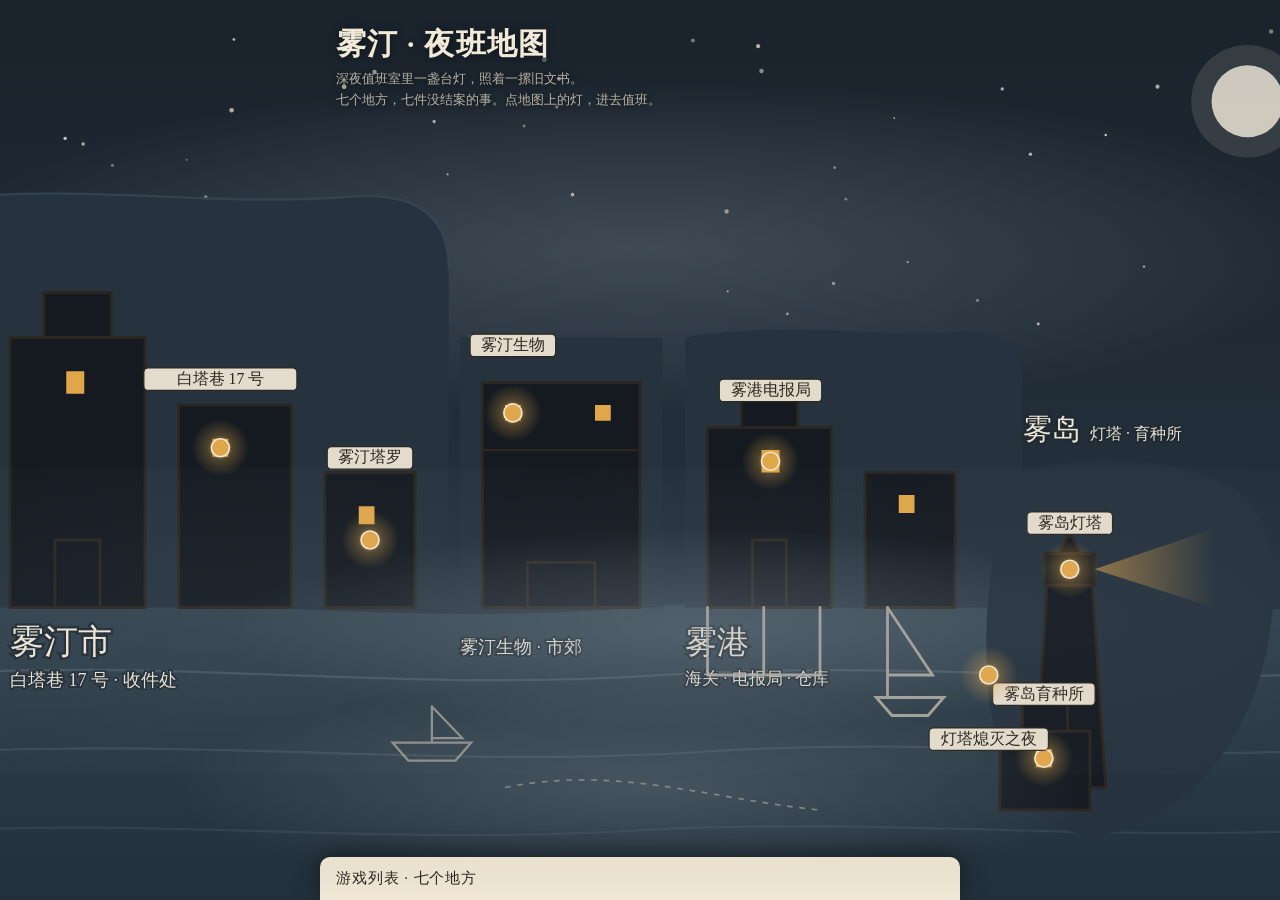
<file: index.html>
<!DOCTYPE html>
<html lang="zh-CN">
<head>
<meta charset="UTF-8">
<meta name="viewport" content="width=device-width, initial-scale=1.0, viewport-fit=cover">
<title>雾汀 · 夜班地图</title>
<link rel="icon" type="image/svg+xml" href="assets/favicon.svg">
<link rel="stylesheet" href="assets/style.css">
</head>
<body>
<!-- 整幅雾汀夜景地图（整页背景）：七个地点是地图上的灯点，点了进游戏 -->
<div class="map-bg" id="map-holder"></div>
<div class="map-hero">
  <h1>雾汀 · 夜班地图</h1>
  <p class="sub">深夜值班室里一盏台灯，照着一摞旧文书。<br>
  七个地方，七件没结案的事。点地图上的灯，进去值班。</p>
</div>

<!-- 底部抽屉：游戏列表（地图上的标签是主入口，这里是备用） -->
<details class="map-drawer">
  <summary>游戏列表 · 七个地方</summary>
  <div class="map-drawer-list">
    <a href="baita-lane/index.html"><h3>白塔巷 17 号</h3><p>叙事 · 探索 ｜ 每晚 4 个行动点 ｜ 约 20–40 分钟</p></a>
    <a href="fog-harbor/index.html"><h3>雾港电报局 · 午夜班</h3><p>推理 · 解谜 ｜ 三道题：谁、怎么进的、为什么 ｜ 约 20–40 分钟</p></a>
    <a href="lighthouse/index.html"><h3>雾岛灯塔 · 守塔人</h3><p>经营 · 风险 ｜ 30 夜 ｜ 约 30–60 分钟</p></a>
    <a href="fog-isle/index.html"><h3>雾岛育种所</h3><p>育种 · 合作 ｜ 一季 30 天 ｜ 约 30–60 分钟</p></a>
    <a href="fog-rpg/index.html"><h3>跑团 · 灯塔熄灭之夜</h3><p>跑团 · 调查 ｜ 1–2 名调查员 ｜ 约 2–3 小时</p></a>
    <a href="fog-company/index.html"><h3>跑团 · 雾汀生物 · 白班与夜班</h3><p>跑团 · 昼夜不对称 ｜ 2–4 名玩家 ｜ 约 3–4 小时</p></a>
    <a href="tarot/index.html"><h3>雾汀塔罗 · 大阿卡纳</h3><p>塔罗 · 占卜 ｜ 今日一抽 + 雾/灯/信三张牌阵 ｜ 随时</p></a>
  </div>
  <p class="small">每个游戏都有「复制求援提示词」：把你当前已经看到的局面整理成一段话，贴给你的 AI（DeepSeek、GPT、Grok 都行）一起推理。本来就是给 AI 玩的游戏，人类拉 AI 帮忙是鼓励的，不算作弊。提示词里只会有你已经看到的信息，不会有答案。<br><br>
  跑团本多一个「一键复制 AI 主持人提示词」：把完整的剧本 + 真相 + 规则整理成一段提示词，贴给你的 AI，让它当主持人带团。提示词里有剧本和真相，复制后直接粘贴，别细看。<br><br>
  进度自动保存在本机浏览器里，刷新不丢。种子号在页面上方，分享同一局给别人时，把带 ?seed= 的链接发过去就行。</p>
  <p class="small" style="text-align:center; margin-top:18px;">雾汀市立文书收件处 · 夜间收件处</p>
</details>
<script src="assets/backdrops.js"></script>
<script>
  (function () {
    var holder = document.getElementById("map-holder");
    /* 桌面横幅 / 手机竖版按宽度切换（<600px 用 entryMobile 竖版地图，七个灯点都在首屏）。
       点击只绑一次（事件委托，换图不重绑）；窗口跨过断点时才重挂。 */
    var current = null;
    function mountMap() {
      var scene = (window.innerWidth < 600) ? "entryMobile" : "entry";
      if (scene === current) return;
      current = scene;
      holder.innerHTML = window.FogBackdrop.svg(scene);
    }
    window.FogBackdrop.bindMapClicks(holder, function (href) { location.href = href; });
    mountMap();
    window.addEventListener("resize", mountMap);
  })();
</script>
</body>
</html>
</file>
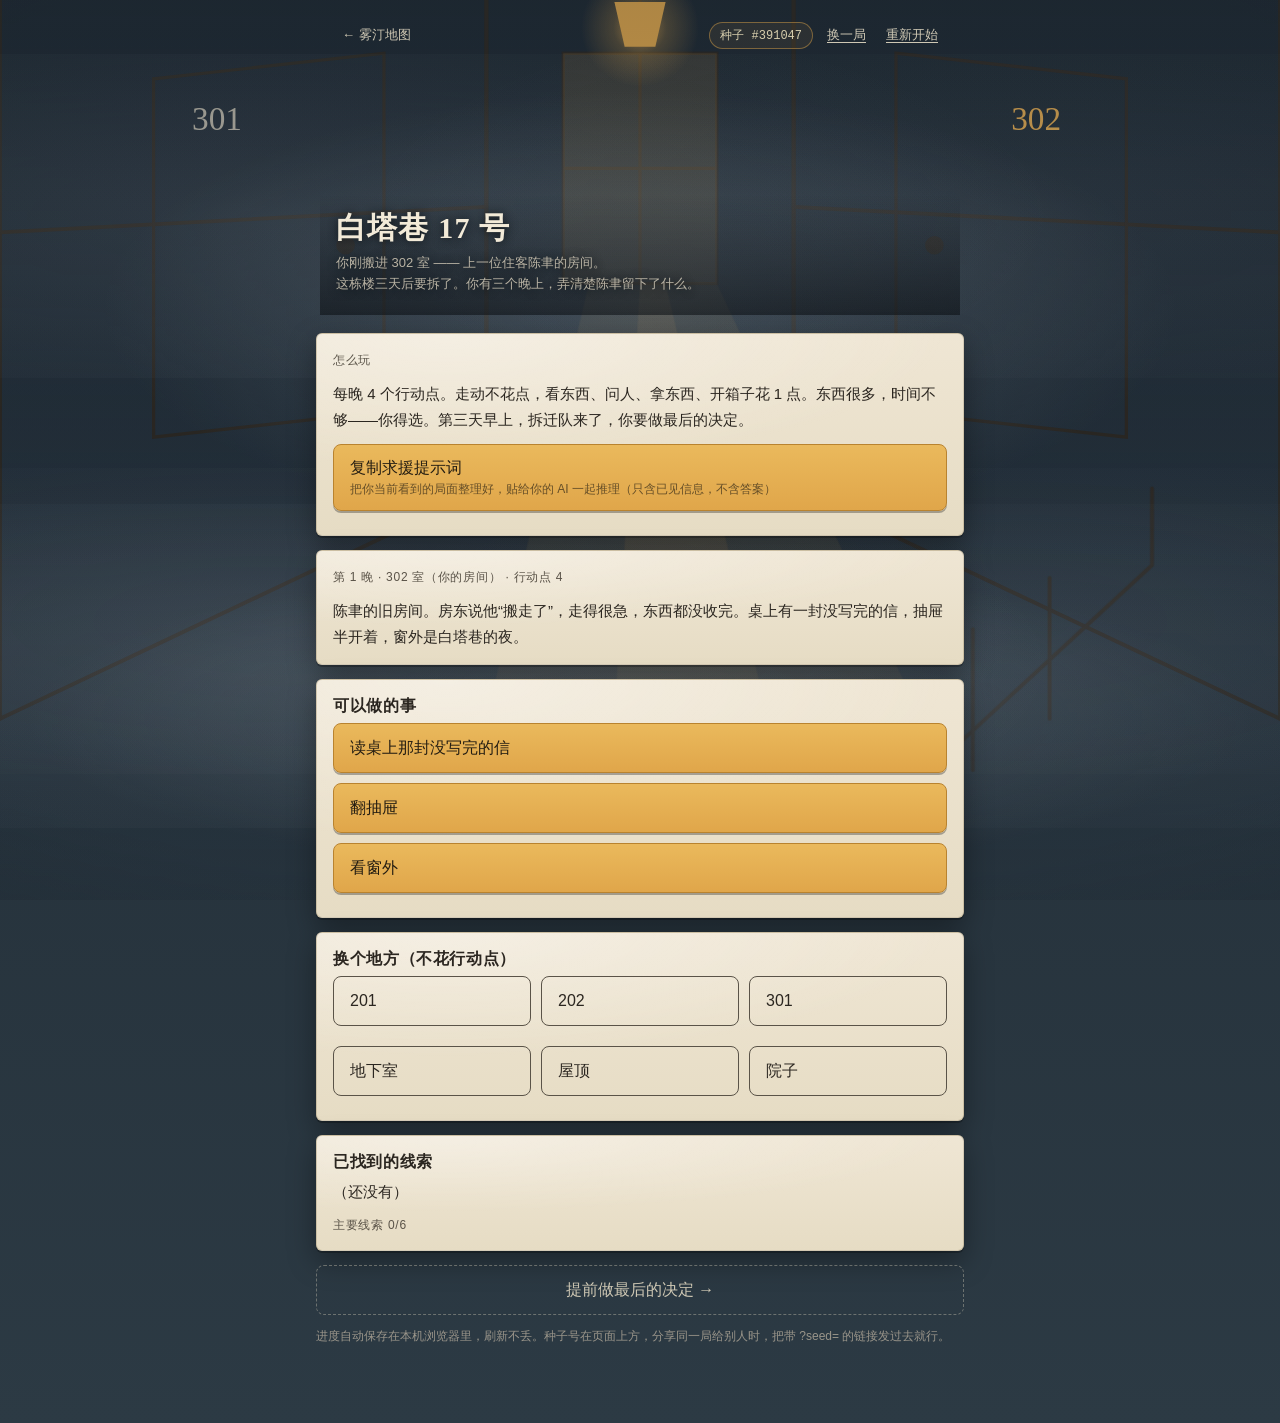
<file: baita-lane/index.html>
<!DOCTYPE html>
<html lang="zh-CN">
<head>
<meta charset="UTF-8">
<meta name="viewport" content="width=device-width, initial-scale=1.0, viewport-fit=cover">
<title>白塔巷 17 号 · 雾汀</title>
<link rel="icon" type="image/svg+xml" href="../assets/favicon.svg">
<link rel="stylesheet" href="../assets/style.css">
</head>
<body>
<div class="backdrop" id="backdrop"></div>
<div class="hero">
  <div class="topbar">
    <a href="../index.html" class="link-btn" style="text-decoration:none;">← 雾汀地图</a>
    <span class="spacer"></span>
    <span class="seed-tag" id="seed-tag">种子 #—</span>
    <button class="link-btn" id="btn-new">换一局</button>
    <button class="link-btn" id="btn-restart">重新开始</button>
  </div>

  <div class="hero-title">
  <h1>白塔巷 17 号</h1>
  <p class="sub">你刚搬进 302 室 —— 上一位住客陈聿的房间。<br>
  这栋楼三天后要拆了。你有三个晚上，弄清楚陈聿留下了什么。</p>
  </div>
</div>
<div class="wrap">
  <div class="card">
    <p class="meta">怎么玩</p>
    <p>每晚 4 个行动点。走动不花点，看东西、问人、拿东西、开箱子花 1 点。东西很多，时间不够——你得选。第三天早上，拆迁队来了，你要做最后的决定。</p>
    <button class="btn" id="btn-help">复制求援提示词<span class="hint">把你当前看到的局面整理好，贴给你的 AI 一起推理（只含已见信息，不含答案）</span></button>
  </div>

  <div id="game"></div>

  <p class="small">进度自动保存在本机浏览器里，刷新不丢。种子号在页面上方，分享同一局给别人时，把带 ?seed= 的链接发过去就行。</p>
</div>
<script src="../assets/backdrops.js"></script>
<script src="../assets/common.js"></script>
<script>window.FogBackdrop.mount("baita", document.getElementById("backdrop"));</script>
<script src="game.js"></script>
</body>
</html>
</file>
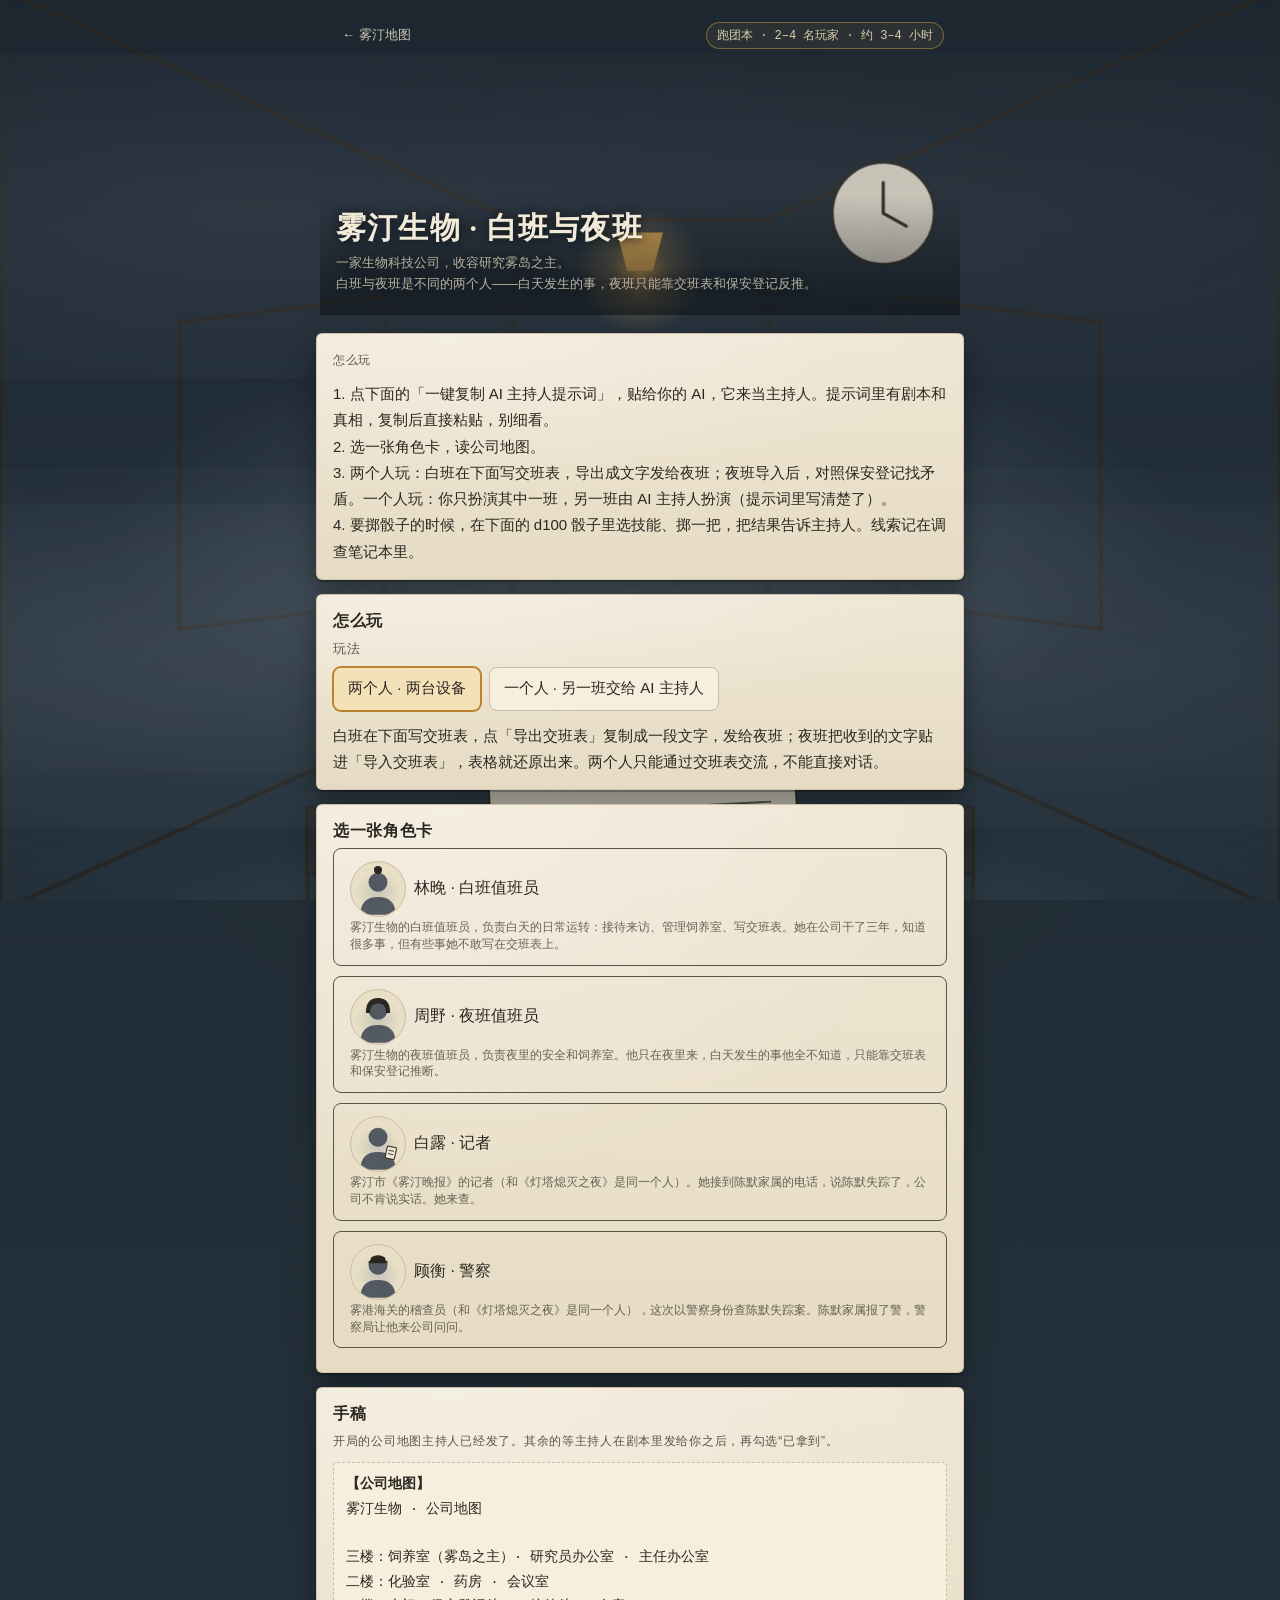
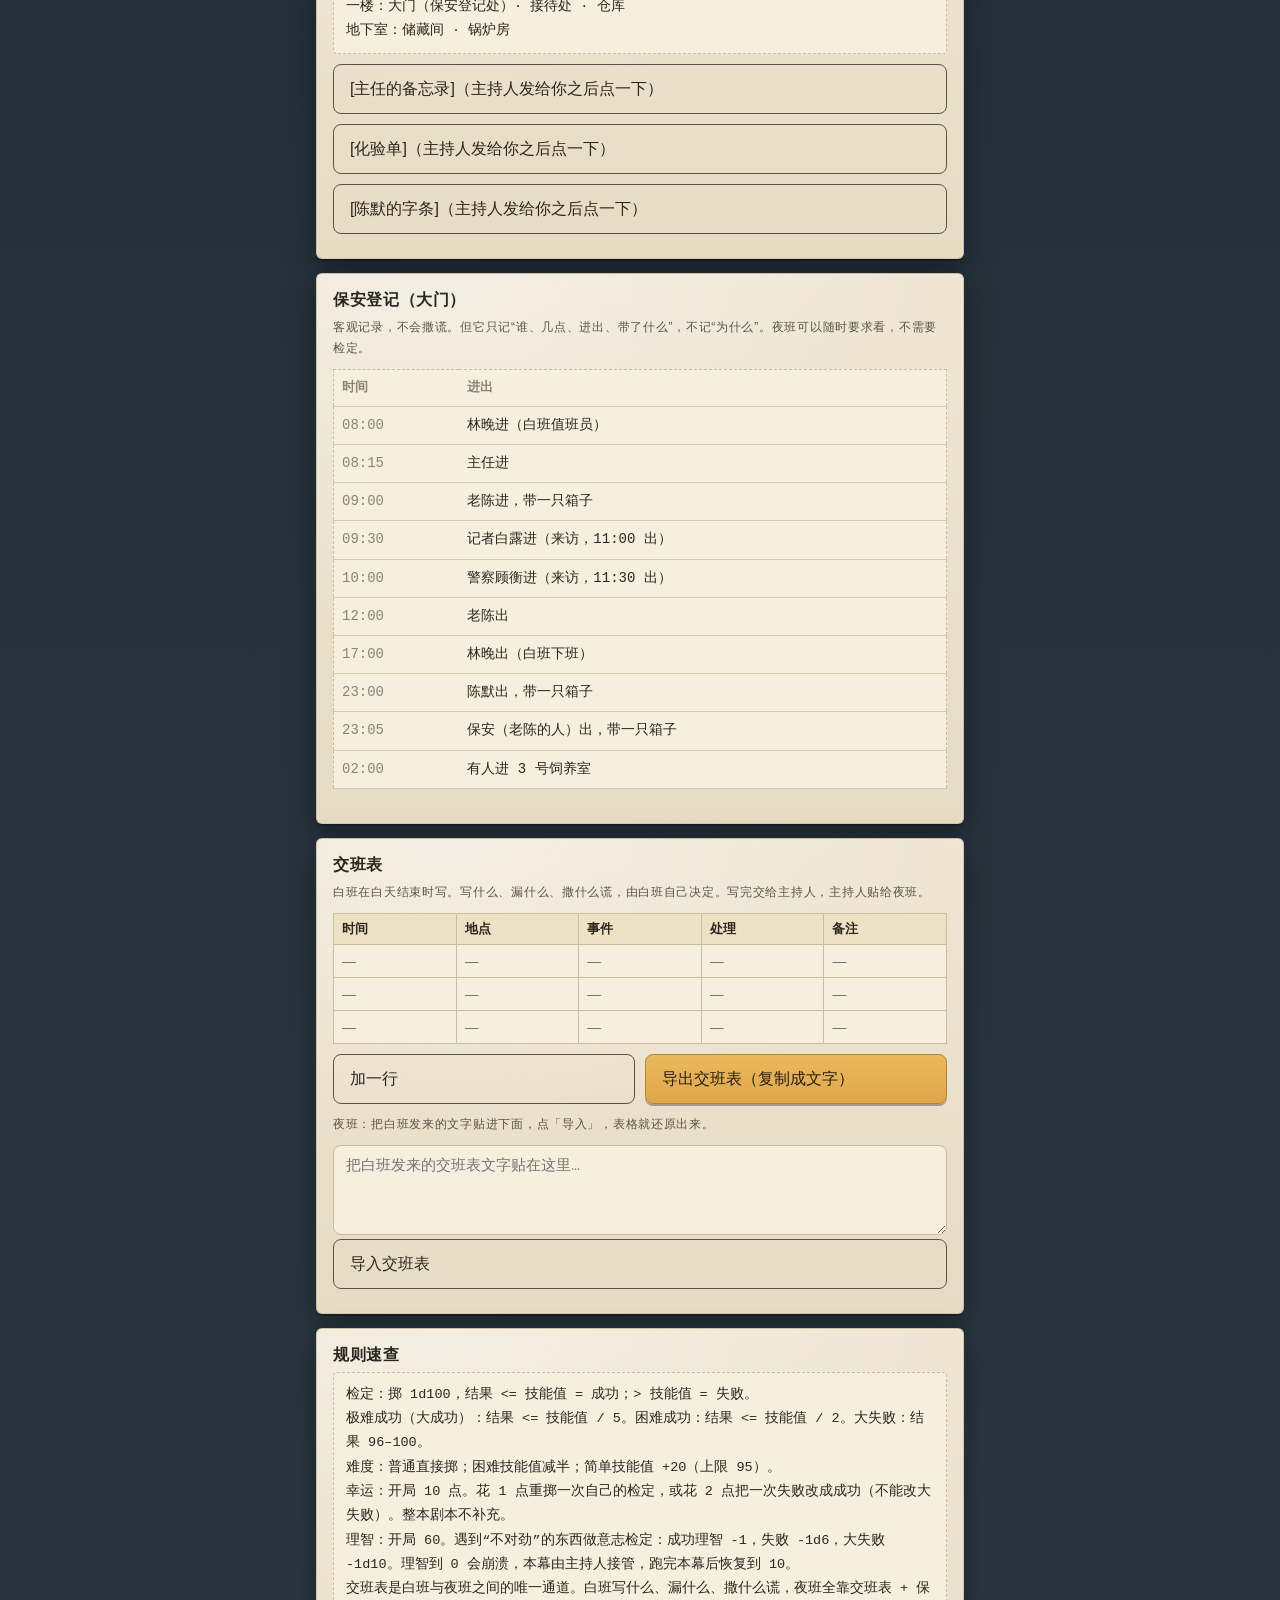
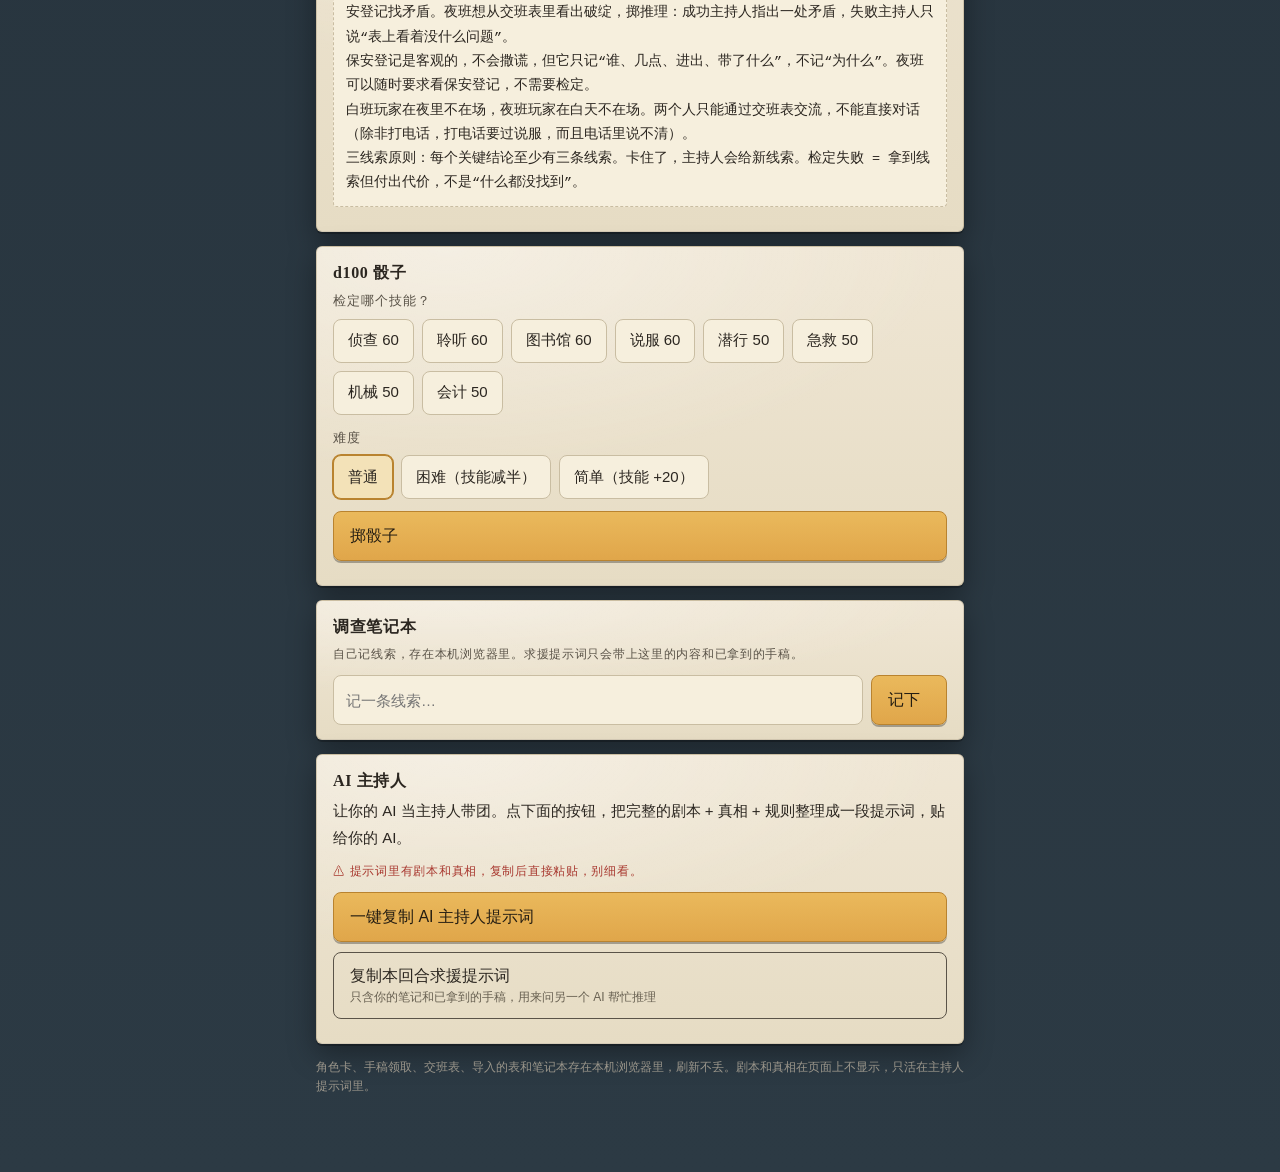
<file: fog-company/index.html>
<!DOCTYPE html>
<html lang="zh-CN">
<head>
<meta charset="UTF-8">
<meta name="viewport" content="width=device-width, initial-scale=1.0, viewport-fit=cover">
<title>白班与夜班 · 雾汀生物</title>
<link rel="icon" type="image/svg+xml" href="../assets/favicon.svg">
<link rel="stylesheet" href="../assets/style.css">
</head>
<body>
<div class="backdrop" id="backdrop"></div>
<div class="hero">
  <div class="topbar">
    <a href="../index.html" class="link-btn" style="text-decoration:none;">← 雾汀地图</a>
    <span class="spacer"></span>
    <span class="seed-tag">跑团本 · 2–4 名玩家 · 约 3–4 小时</span>
  </div>

  <div class="hero-title">
  <h1>雾汀生物 · 白班与夜班</h1>
  <p class="sub">一家生物科技公司，收容研究雾岛之主。<br>
  白班与夜班是不同的两个人——白天发生的事，夜班只能靠交班表和保安登记反推。</p>
  </div>
</div>
<div class="wrap">
  <div class="card">
    <p class="meta">怎么玩</p>
    <p>1. 点下面的「一键复制 AI 主持人提示词」，贴给你的 AI，它来当主持人。提示词里有剧本和真相，复制后直接粘贴，别细看。<br>
    2. 选一张角色卡，读公司地图。<br>
    3. 两个人玩：白班在下面写交班表，导出成文字发给夜班；夜班导入后，对照保安登记找矛盾。一个人玩：你只扮演其中一班，另一班由 AI 主持人扮演（提示词里写清楚了）。<br>
    4. 要掷骰子的时候，在下面的 d100 骰子里选技能、掷一把，把结果告诉主持人。线索记在调查笔记本里。</p>
  </div>

  <div id="game"></div>

  <p class="small">角色卡、手稿领取、交班表、导入的表和笔记本存在本机浏览器里，刷新不丢。剧本和真相在页面上不显示，只活在主持人提示词里。</p>
</div>
<script src="../assets/backdrops.js"></script>
<script src="../assets/common.js"></script>
<script>window.FogBackdrop.mount("company", document.getElementById("backdrop"));</script>
<script src="../assets/rpg.js"></script>
<script src="../assets/creature.js"></script>
<script src="game.js"></script>
</body>
</html>
</file>
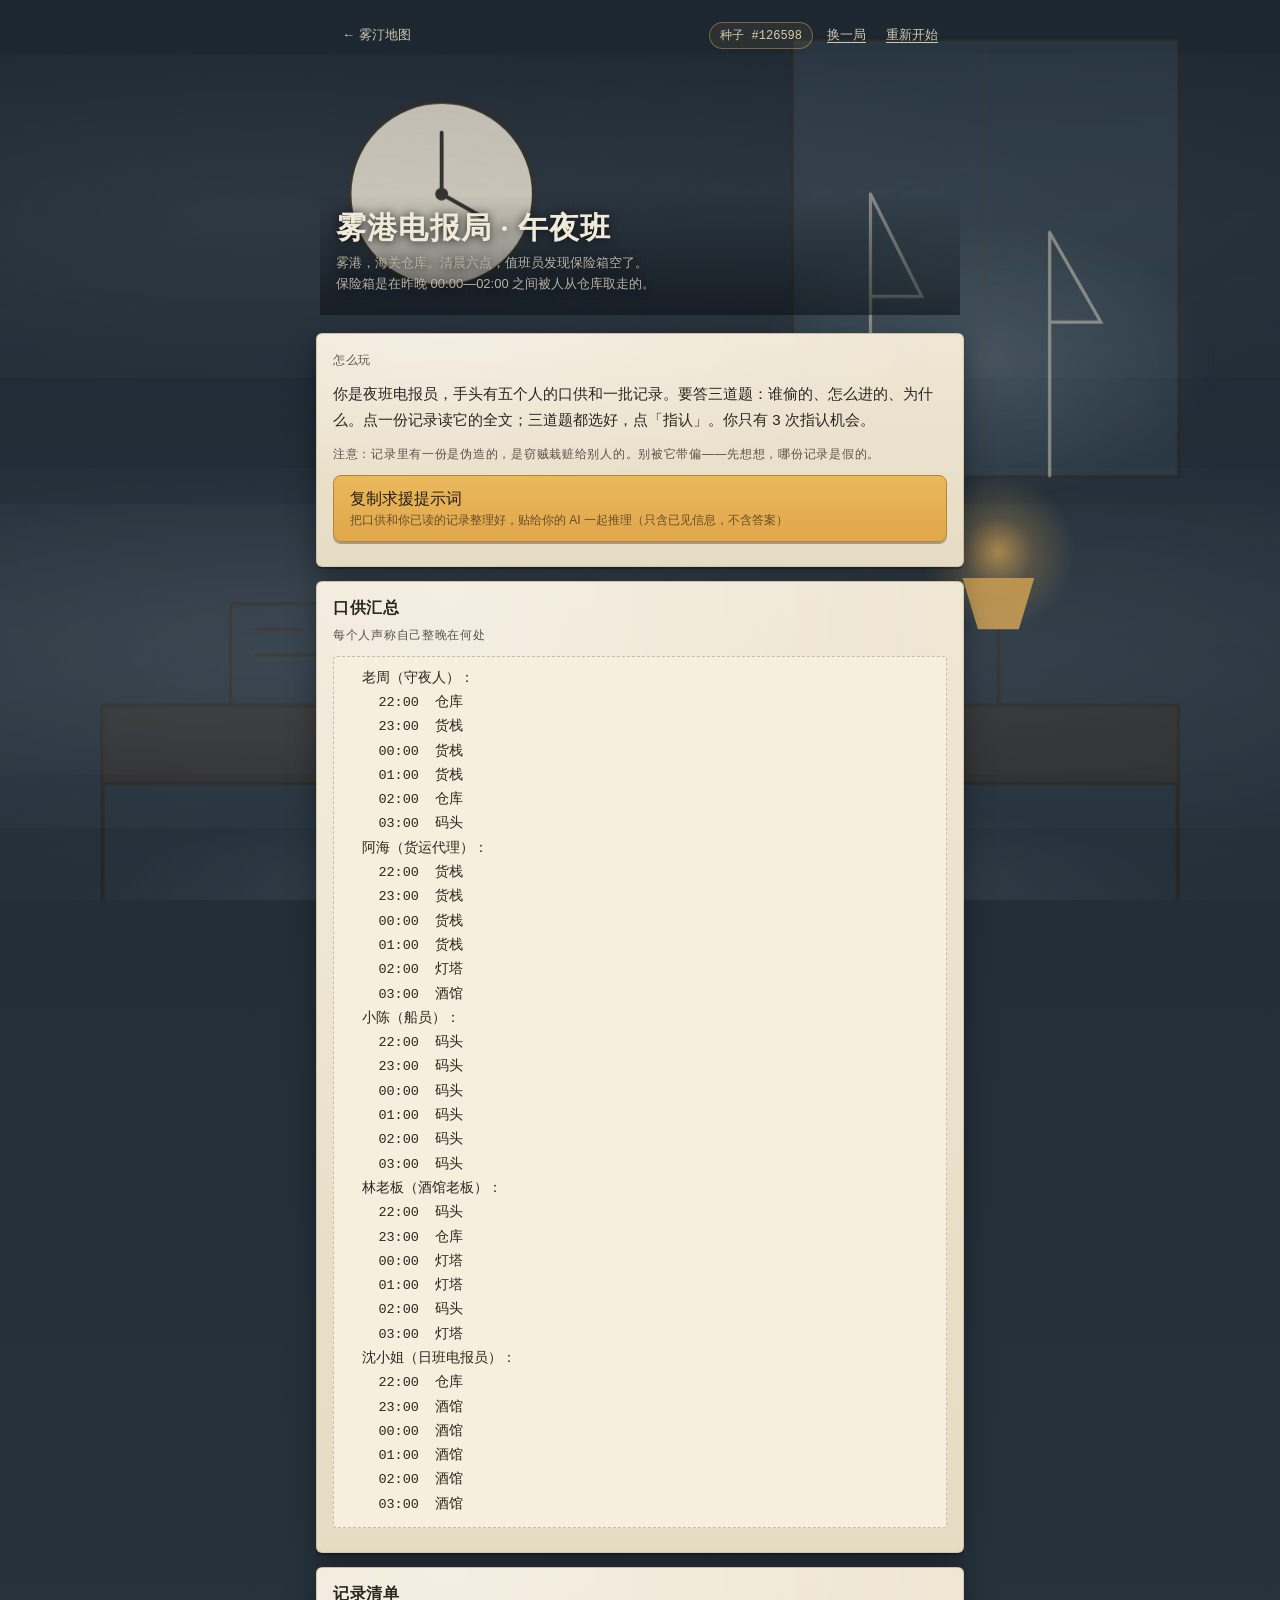
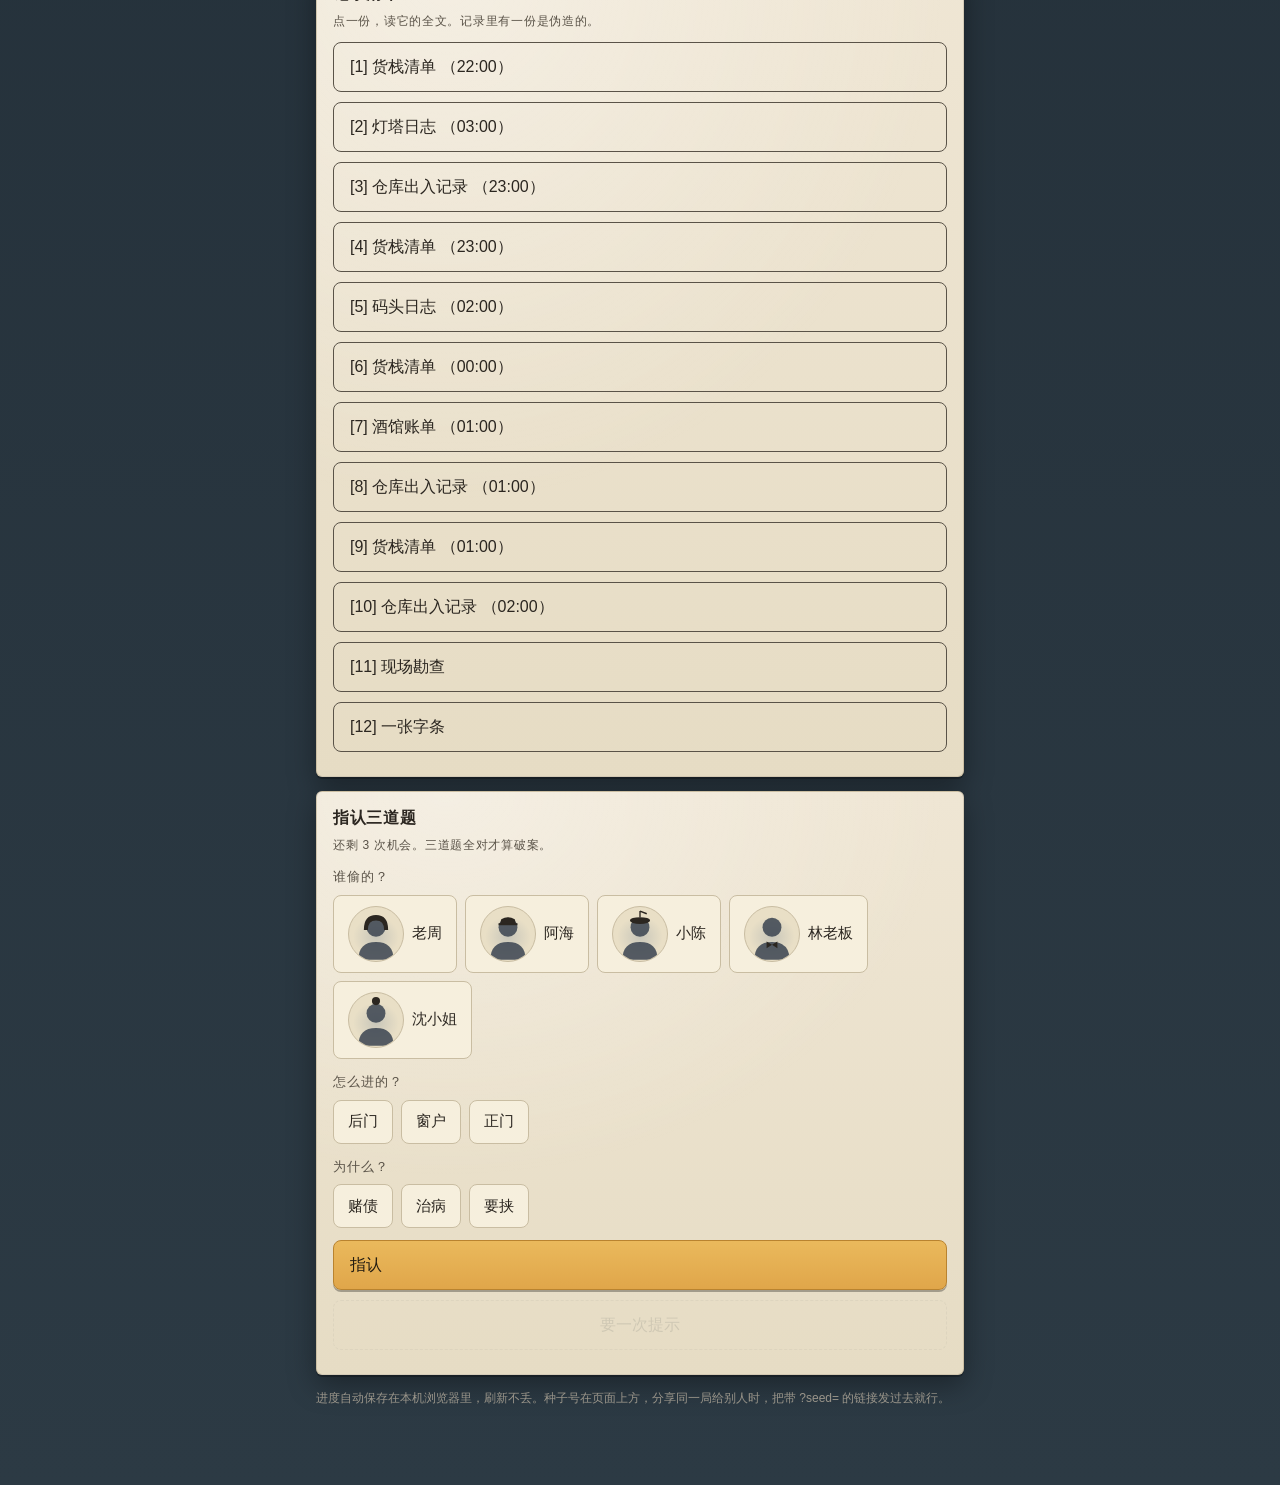
<file: fog-harbor/index.html>
<!DOCTYPE html>
<html lang="zh-CN">
<head>
<meta charset="UTF-8">
<meta name="viewport" content="width=device-width, initial-scale=1.0, viewport-fit=cover">
<title>雾港电报局 · 午夜班 · 雾汀</title>
<link rel="icon" type="image/svg+xml" href="../assets/favicon.svg">
<link rel="stylesheet" href="../assets/style.css">
</head>
<body>
<div class="backdrop" id="backdrop"></div>
<div class="hero">
  <div class="topbar">
    <a href="../index.html" class="link-btn" style="text-decoration:none;">← 雾汀地图</a>
    <span class="spacer"></span>
    <span class="seed-tag" id="seed-tag">种子 #—</span>
    <button class="link-btn" id="btn-new">换一局</button>
    <button class="link-btn" id="btn-restart">重新开始</button>
  </div>

  <div class="hero-title">
  <h1>雾港电报局 · 午夜班</h1>
  <p class="sub">雾港，海关仓库。清晨六点，值班员发现保险箱空了。<br>
  保险箱是在昨晚 00:00—02:00 之间被人从仓库取走的。</p>
  </div>
</div>
<div class="wrap">
  <div class="card">
    <p class="meta">怎么玩</p>
    <p>你是夜班电报员，手头有五个人的口供和一批记录。要答三道题：谁偷的、怎么进的、为什么。点一份记录读它的全文；三道题都选好，点「指认」。你只有 3 次指认机会。</p>
    <p class="meta">注意：记录里有一份是伪造的，是窃贼栽赃给别人的。别被它带偏——先想想，哪份记录是假的。</p>
    <button class="btn" id="btn-help">复制求援提示词<span class="hint">把口供和你已读的记录整理好，贴给你的 AI 一起推理（只含已见信息，不含答案）</span></button>
  </div>

  <div id="game"></div>

  <p class="small">进度自动保存在本机浏览器里，刷新不丢。种子号在页面上方，分享同一局给别人时，把带 ?seed= 的链接发过去就行。</p>
</div>
<script src="../assets/backdrops.js"></script>
<script src="../assets/common.js"></script>
<script src="../assets/creature.js"></script>
<script>window.FogBackdrop.mount("harbor", document.getElementById("backdrop"));</script>
<script src="game.js"></script>
</body>
</html>
</file>
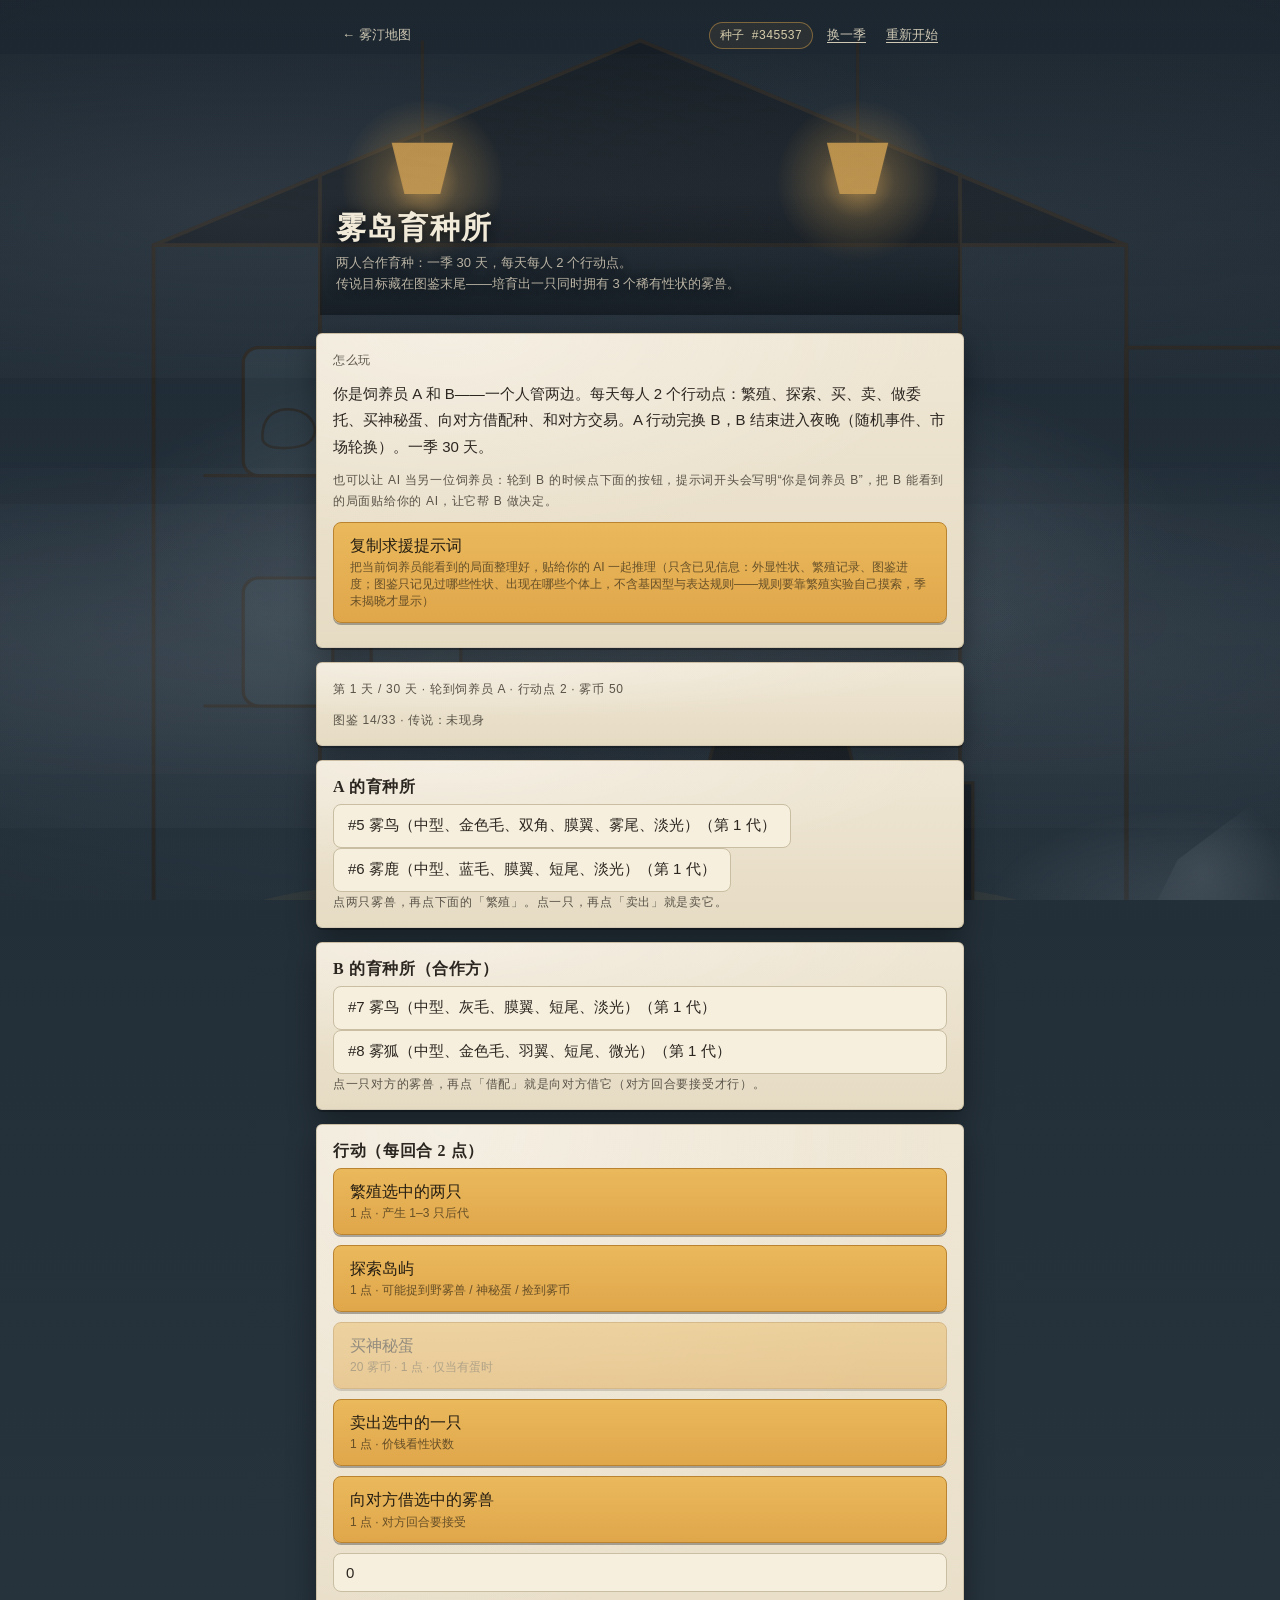
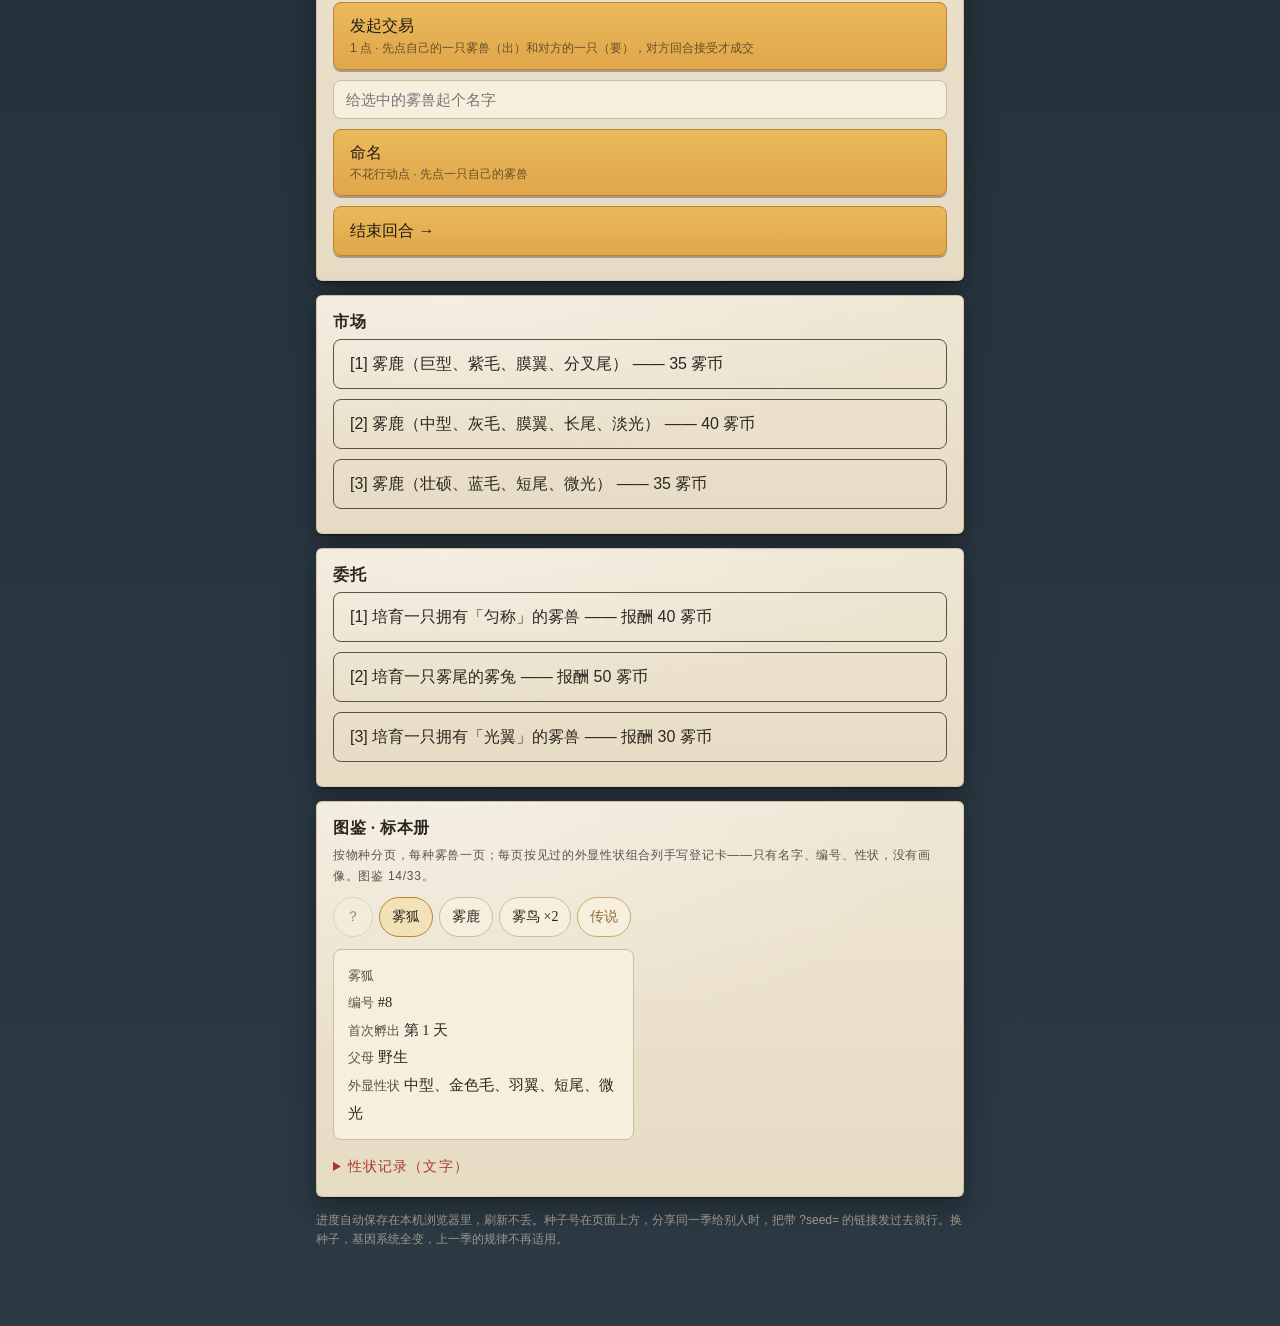
<file: fog-isle/index.html>
<!DOCTYPE html>
<html lang="zh-CN">
<head>
<meta charset="UTF-8">
<meta name="viewport" content="width=device-width, initial-scale=1.0, viewport-fit=cover">
<title>雾岛育种所 · 雾汀</title>
<link rel="icon" type="image/svg+xml" href="../assets/favicon.svg">
<link rel="stylesheet" href="../assets/style.css">
</head>
<body>
<div class="backdrop" id="backdrop"></div>
<div class="hero">
  <div class="topbar">
    <a href="../index.html" class="link-btn" style="text-decoration:none;">← 雾汀地图</a>
    <span class="spacer"></span>
    <span class="seed-tag" id="seed-tag">种子 #—</span>
    <button class="link-btn" id="btn-new">换一季</button>
    <button class="link-btn" id="btn-restart">重新开始</button>
  </div>

  <div class="hero-title">
  <h1>雾岛育种所</h1>
  <p class="sub">两人合作育种：一季 30 天，每天每人 2 个行动点。<br>
  传说目标藏在图鉴末尾——培育出一只同时拥有 3 个稀有性状的雾兽。</p>
  </div>
</div>
<div class="wrap">
  <div class="card">
    <p class="meta">怎么玩</p>
    <p>你是饲养员 A 和 B——一个人管两边。每天每人 2 个行动点：繁殖、探索、买、卖、做委托、买神秘蛋、向对方借配种、和对方交易。A 行动完换 B，B 结束进入夜晚（随机事件、市场轮换）。一季 30 天。</p>
    <p class="meta">也可以让 AI 当另一位饲养员：轮到 B 的时候点下面的按钮，提示词开头会写明“你是饲养员 B”，把 B 能看到的局面贴给你的 AI，让它帮 B 做决定。</p>
    <button class="btn" id="btn-help">复制求援提示词<span class="hint">把当前饲养员能看到的局面整理好，贴给你的 AI 一起推理（只含已见信息：外显性状、繁殖记录、图鉴进度；图鉴只记见过哪些性状、出现在哪些个体上，不含基因型与表达规则——规则要靠繁殖实验自己摸索，季末揭晓才显示）</span></button>
  </div>

  <div id="game"></div>

  <p class="small">进度自动保存在本机浏览器里，刷新不丢。种子号在页面上方，分享同一季给别人时，把带 ?seed= 的链接发过去就行。换种子，基因系统全变，上一季的规律不再适用。</p>
</div>
<script src="../assets/backdrops.js"></script>
<script src="../assets/common.js"></script>
<script>window.FogBackdrop.mount("isle", document.getElementById("backdrop"));</script>
<script src="game.js"></script>
</body>
</html>
</file>
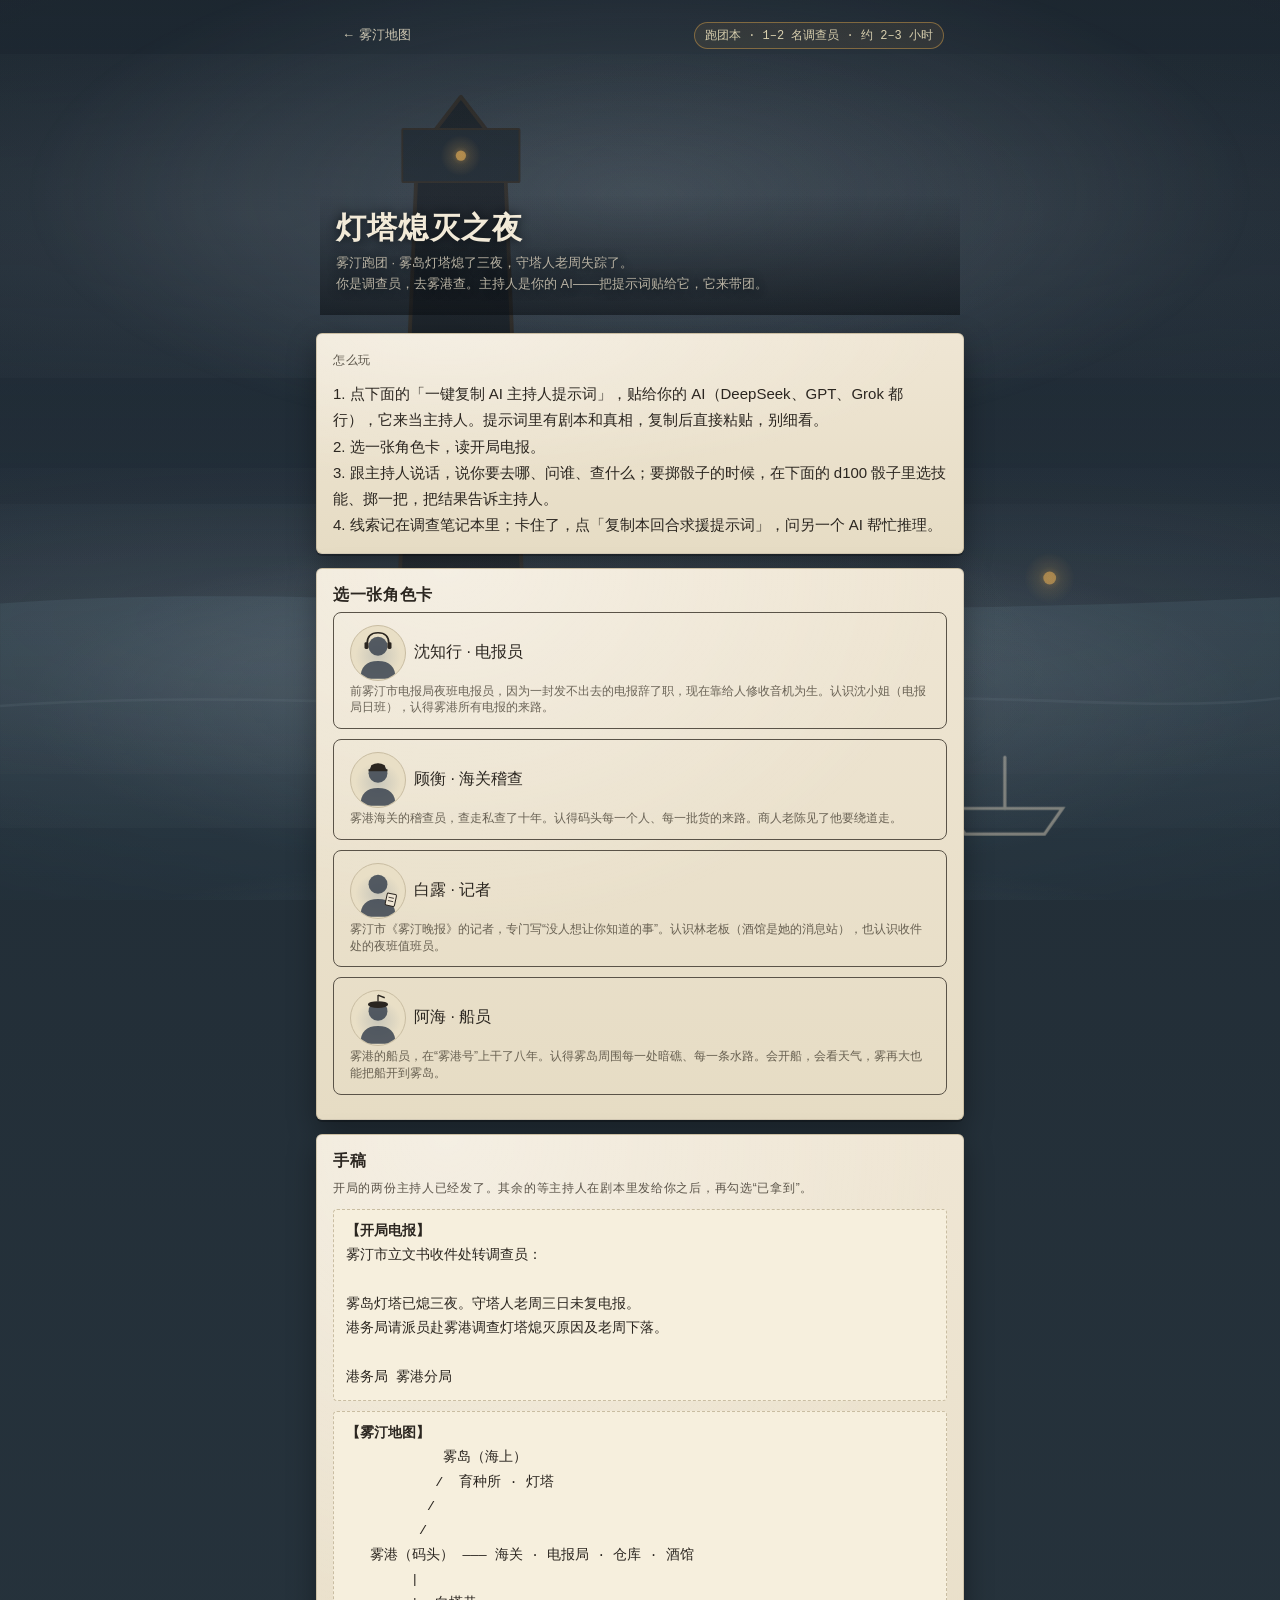
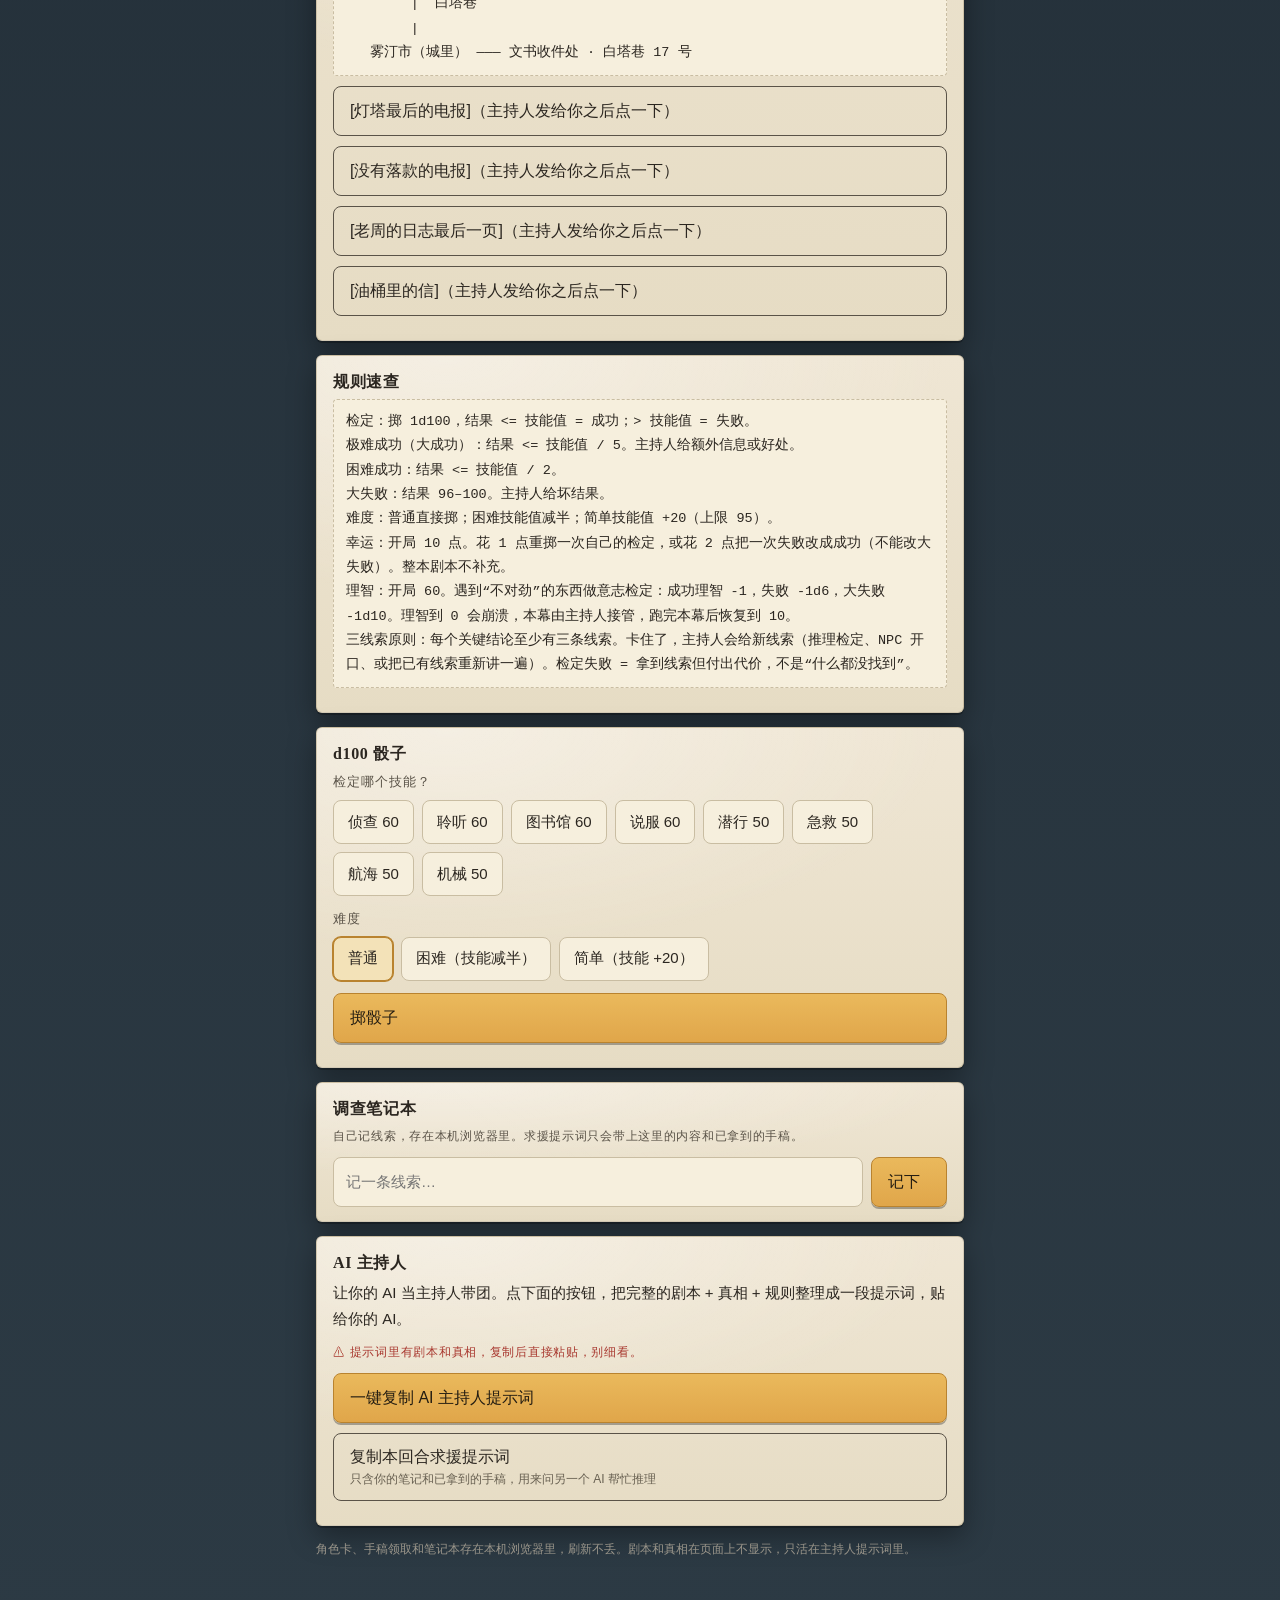
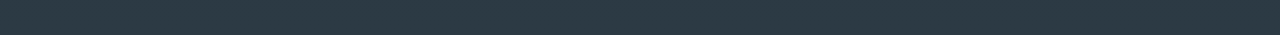
<file: fog-rpg/index.html>
<!DOCTYPE html>
<html lang="zh-CN">
<head>
<meta charset="UTF-8">
<meta name="viewport" content="width=device-width, initial-scale=1.0, viewport-fit=cover">
<title>灯塔熄灭之夜 · 雾汀跑团</title>
<link rel="icon" type="image/svg+xml" href="../assets/favicon.svg">
<link rel="stylesheet" href="../assets/style.css">
</head>
<body>
<div class="backdrop" id="backdrop"></div>
<div class="hero">
  <div class="topbar">
    <a href="../index.html" class="link-btn" style="text-decoration:none;">← 雾汀地图</a>
    <span class="spacer"></span>
    <span class="seed-tag">跑团本 · 1–2 名调查员 · 约 2–3 小时</span>
  </div>

  <div class="hero-title">
  <h1>灯塔熄灭之夜</h1>
  <p class="sub">雾汀跑团 · 雾岛灯塔熄了三夜，守塔人老周失踪了。<br>
  你是调查员，去雾港查。主持人是你的 AI——把提示词贴给它，它来带团。</p>
  </div>
</div>
<div class="wrap">
  <div class="card">
    <p class="meta">怎么玩</p>
    <p>1. 点下面的「一键复制 AI 主持人提示词」，贴给你的 AI（DeepSeek、GPT、Grok 都行），它来当主持人。提示词里有剧本和真相，复制后直接粘贴，别细看。<br>
    2. 选一张角色卡，读开局电报。<br>
    3. 跟主持人说话，说你要去哪、问谁、查什么；要掷骰子的时候，在下面的 d100 骰子里选技能、掷一把，把结果告诉主持人。<br>
    4. 线索记在调查笔记本里；卡住了，点「复制本回合求援提示词」，问另一个 AI 帮忙推理。</p>
  </div>

  <div id="game"></div>

  <p class="small">角色卡、手稿领取和笔记本存在本机浏览器里，刷新不丢。剧本和真相在页面上不显示，只活在主持人提示词里。</p>
</div>
<script src="../assets/backdrops.js"></script>
<script src="../assets/common.js"></script>
<script>window.FogBackdrop.mount("rpg", document.getElementById("backdrop"));</script>
<script src="../assets/rpg.js"></script>
<script src="../assets/creature.js"></script>
<script src="game.js"></script>
</body>
</html>
</file>
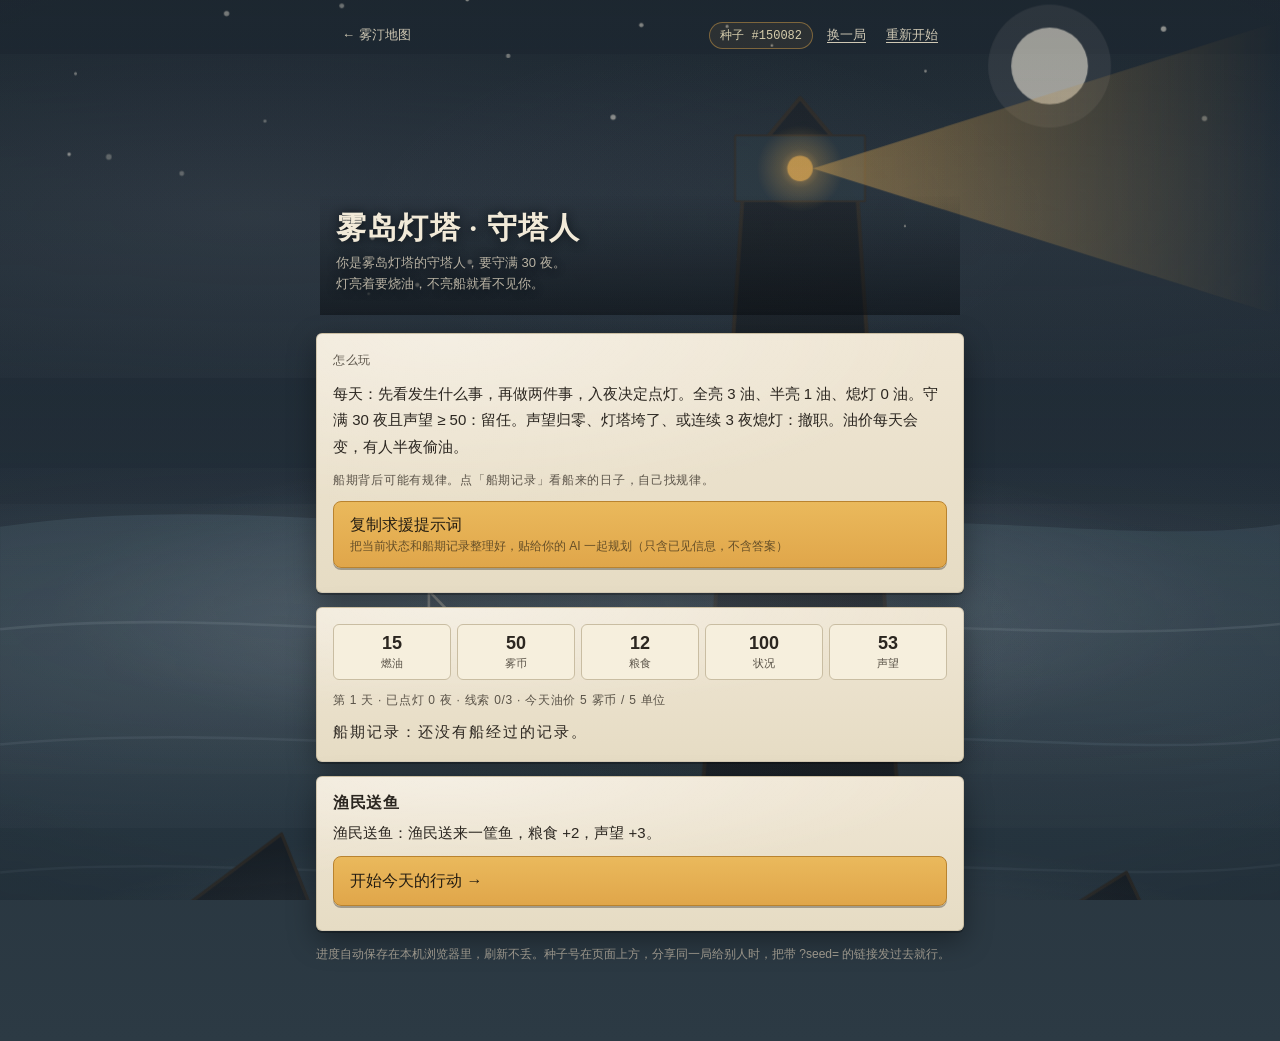
<file: lighthouse/index.html>
<!DOCTYPE html>
<html lang="zh-CN">
<head>
<meta charset="UTF-8">
<meta name="viewport" content="width=device-width, initial-scale=1.0, viewport-fit=cover">
<title>雾岛灯塔 · 守塔人 · 雾汀</title>
<link rel="icon" type="image/svg+xml" href="../assets/favicon.svg">
<link rel="stylesheet" href="../assets/style.css">
</head>
<body>
<div class="backdrop" id="backdrop"></div>
<div class="hero">
  <div class="topbar">
    <a href="../index.html" class="link-btn" style="text-decoration:none;">← 雾汀地图</a>
    <span class="spacer"></span>
    <span class="seed-tag" id="seed-tag">种子 #—</span>
    <button class="link-btn" id="btn-new">换一局</button>
    <button class="link-btn" id="btn-restart">重新开始</button>
  </div>

  <div class="hero-title">
  <h1>雾岛灯塔 · 守塔人</h1>
  <p class="sub">你是雾岛灯塔的守塔人，要守满 30 夜。<br>
  灯亮着要烧油，不亮船就看不见你。</p>
  </div>
</div>
<div class="wrap">
  <div class="card">
    <p class="meta">怎么玩</p>
    <p>每天：先看发生什么事，再做两件事，入夜决定点灯。全亮 3 油、半亮 1 油、熄灯 0 油。守满 30 夜且声望 ≥ 50：留任。声望归零、灯塔垮了、或连续 3 夜熄灯：撤职。油价每天会变，有人半夜偷油。</p>
    <p class="meta">船期背后可能有规律。点「船期记录」看船来的日子，自己找规律。</p>
    <button class="btn" id="btn-help">复制求援提示词<span class="hint">把当前状态和船期记录整理好，贴给你的 AI 一起规划（只含已见信息，不含答案）</span></button>
  </div>

  <div id="game"></div>

  <p class="small">进度自动保存在本机浏览器里，刷新不丢。种子号在页面上方，分享同一局给别人时，把带 ?seed= 的链接发过去就行。</p>
</div>
<script src="../assets/backdrops.js"></script>
<script src="../assets/common.js"></script>
<script>window.FogBackdrop.mount("lighthouse", document.getElementById("backdrop"));</script>
<script src="game.js"></script>
</body>
</html>
</file>
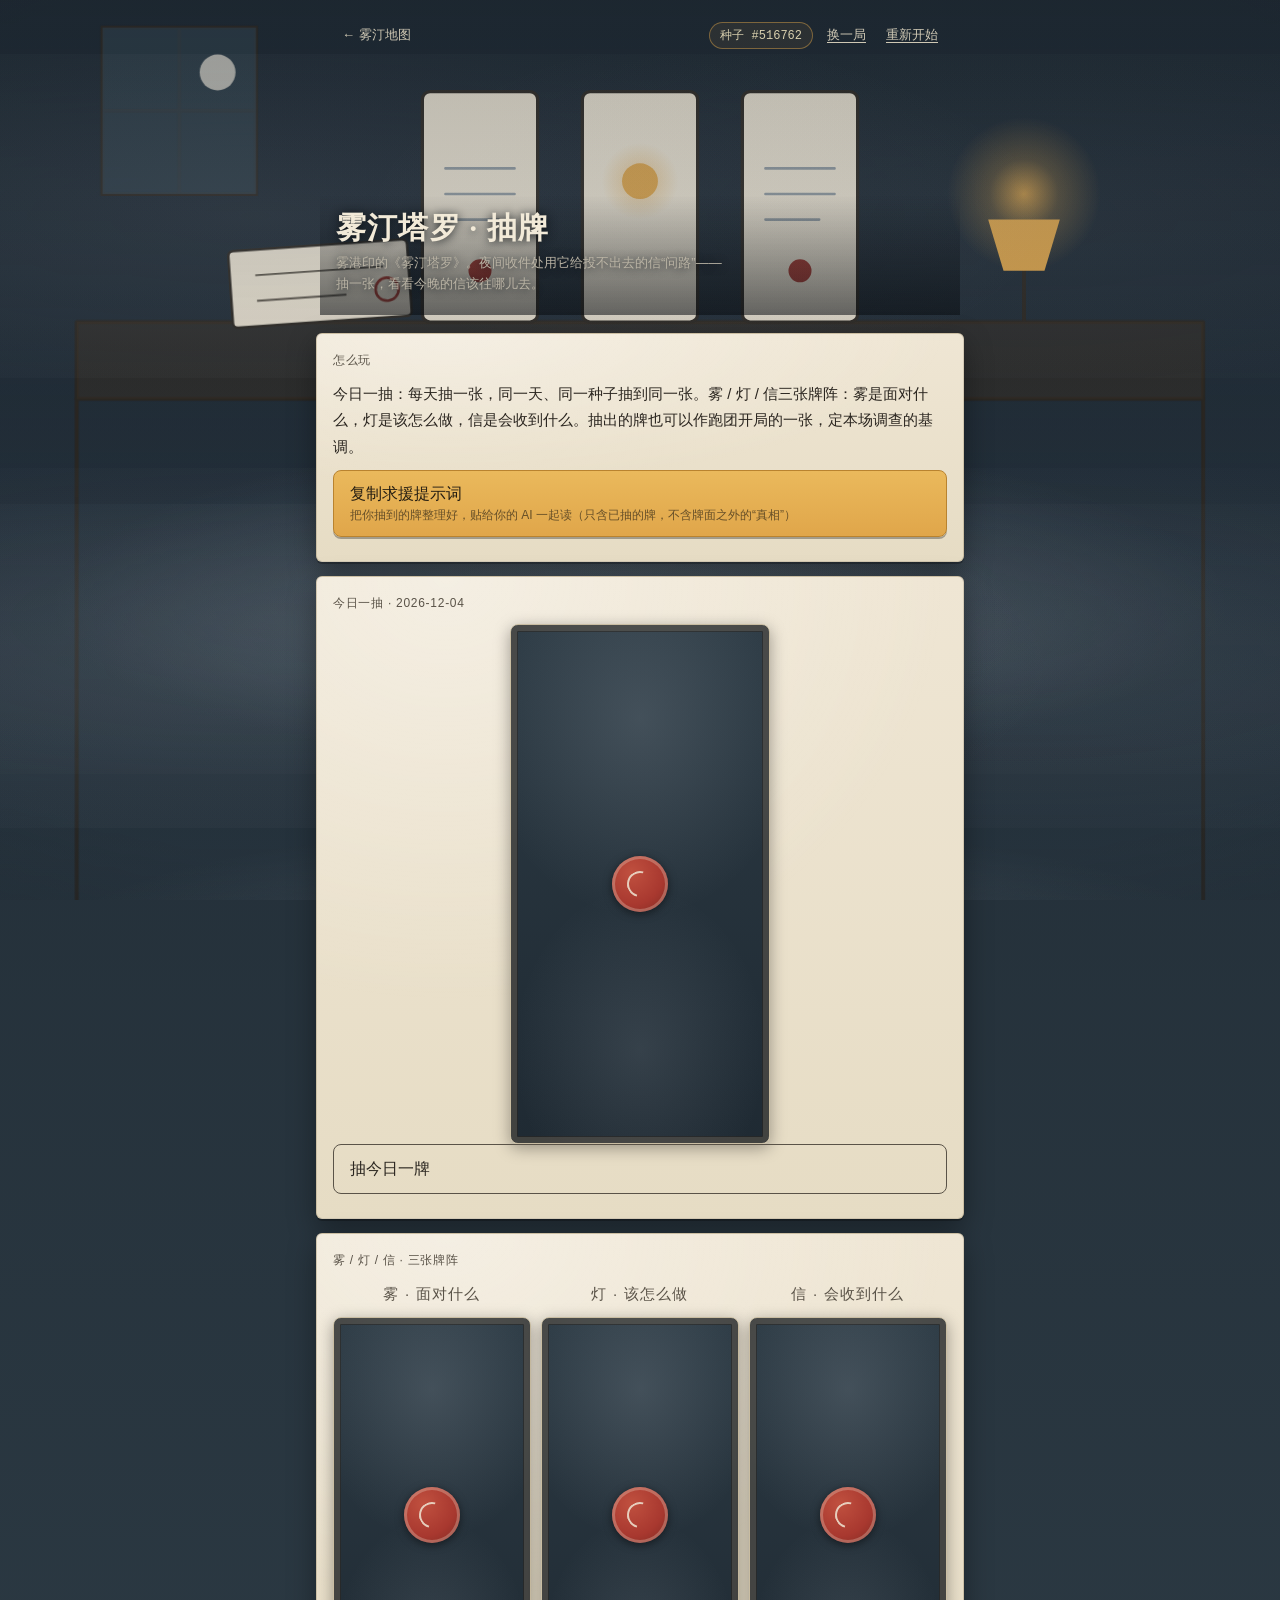
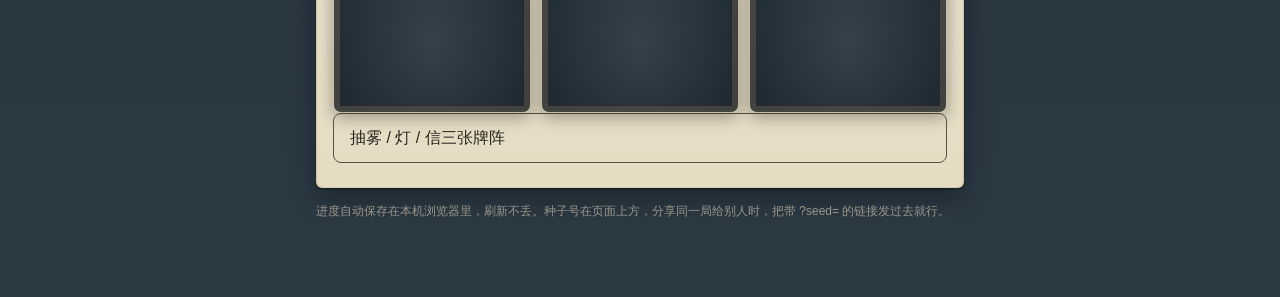
<file: tarot/index.html>
<!DOCTYPE html>
<html lang="zh-CN">
<head>
<meta charset="UTF-8">
<meta name="viewport" content="width=device-width, initial-scale=1.0, viewport-fit=cover">
<title>雾汀塔罗 · 抽牌</title>
<link rel="icon" type="image/svg+xml" href="../assets/favicon.svg">
<link rel="stylesheet" href="../assets/style.css">
</head>
<body>
<div class="backdrop" id="backdrop"></div>
<div class="hero">
  <div class="topbar">
    <a href="../index.html" class="link-btn" style="text-decoration:none;">← 雾汀地图</a>
    <span class="spacer"></span>
    <span class="seed-tag" id="seed-tag">种子 #—</span>
    <button class="link-btn" id="btn-new">换一局</button>
    <button class="link-btn" id="btn-restart">重新开始</button>
  </div>
  <div class="hero-title">
  <h1>雾汀塔罗 · 抽牌</h1>
  <p class="sub">雾港印的《雾汀塔罗》。夜间收件处用它给投不出去的信“问路”——<br>
  抽一张，看看今晚的信该往哪儿去。</p>
  </div>
</div>
<div class="wrap">
  <div class="card">
    <p class="meta">怎么玩</p>
    <p>今日一抽：每天抽一张，同一天、同一种子抽到同一张。雾 / 灯 / 信三张牌阵：雾是面对什么，灯是该怎么做，信是会收到什么。抽出的牌也可以作跑团开局的一张，定本场调查的基调。</p>
    <button class="btn" id="btn-help">复制求援提示词<span class="hint">把你抽到的牌整理好，贴给你的 AI 一起读（只含已抽的牌，不含牌面之外的“真相”）</span></button>
  </div>

  <div class="card" id="daily-card">
    <p class="meta">今日一抽 · <span id="daily-date"></span></p>
    <div id="daily-slot"></div>
    <button class="btn secondary" id="btn-daily">抽今日一牌</button>
  </div>

  <div class="card" id="spread-card">
    <p class="meta">雾 / 灯 / 信 · 三张牌阵</p>
    <div class="tarot-spread" id="spread-slots"></div>
    <button class="btn secondary" id="btn-spread">抽雾 / 灯 / 信三张牌阵</button>
  </div>

  <p class="small">进度自动保存在本机浏览器里，刷新不丢。种子号在页面上方，分享同一局给别人时，把带 ?seed= 的链接发过去就行。</p>
</div>
<script src="../assets/backdrops.js"></script>
<script src="../assets/common.js"></script>
<script src="cards.js"></script>
<script>window.FogBackdrop.mount("tarot", document.getElementById("backdrop"));</script>
<script src="tarot.js"></script>
</body>
</html>
</file>
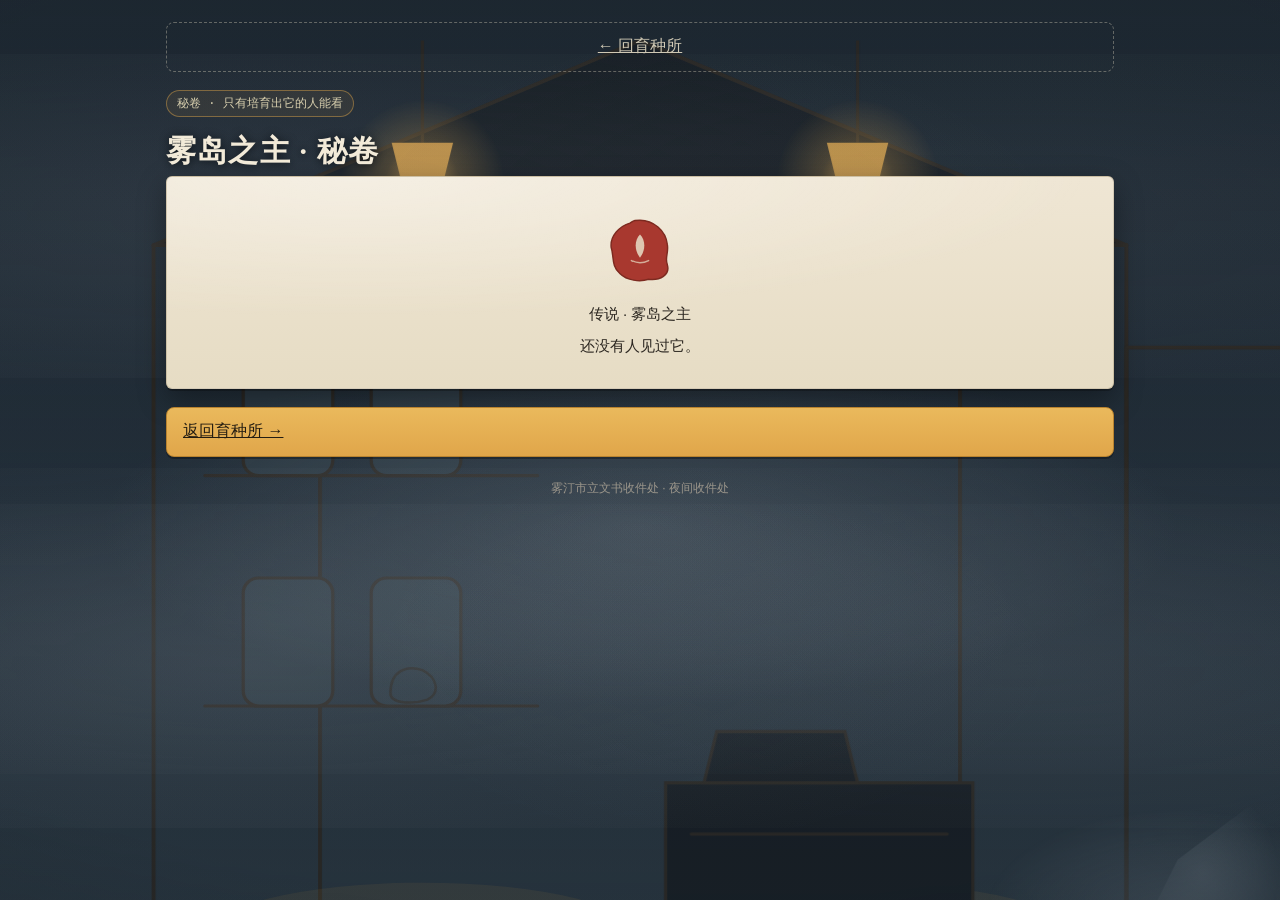
<file: fog-isle/grimoire.html>
<!DOCTYPE html>
<html lang="zh-CN">
<head>
<meta charset="UTF-8">
<meta name="viewport" content="width=device-width, initial-scale=1.0, viewport-fit=cover">
<title>雾岛之主 · 秘卷</title>
<link rel="icon" type="image/svg+xml" href="../assets/favicon.svg">
<link rel="stylesheet" href="../assets/style.css">
</head>
<body>
<div class="backdrop" id="backdrop"></div>
<div class="wrap grimoire">
  <div class="topbar">
    <a class="btn ghost" href="index.html">← 回育种所</a>
    <span class="seed-tag">秘卷 · 只有培育出它的人能看</span>
  </div>
  <h1>雾岛之主 · 秘卷</h1>
  <div id="grimoire-body">
    <!-- 未解锁：只显示封蜡页（门禁）。插画与手稿文字不在静态 HTML 里，
         只在解锁后由下面的脚本注入，直接打开这个 URL 也看不到图和字。 -->
    <div class="card" style="text-align:center; padding:28px 16px;">
      <div style="padding:8px 0 2px;"><svg class="wax-seal" viewBox="0 0 100 100" role="img" aria-label="一枚封蜡"><path d="M50 10 C68 10 86 24 88 44 C90 56 84 62 88 72 C92 86 78 94 62 92 C50 96 32 94 22 84 C10 74 14 60 10 48 C8 32 22 18 36 14 C42 10 44 10 50 10 Z" fill="#a8382f" stroke="#7d2a20" stroke-width="2"/><path d="M50 30 C58 38 58 52 50 62 C42 52 42 38 50 30 Z" fill="#e8dfc8" opacity="0.85"/><path d="M38 66 C46 70 54 70 62 66" fill="none" stroke="#e8dfc8" stroke-width="2" stroke-linecap="round" opacity="0.7"/></svg></div>
      <p class="hand" style="margin:10px 0 0;">传说 · 雾岛之主</p>
      <p style="margin:6px 0 0;">还没有人见过它。</p>
    </div>
  </div>
  <div class="btn-row" style="margin-top:18px;">
    <a class="btn" href="index.html">返回育种所 →</a>
  </div>
  <p class="small" style="text-align:center;">雾汀市立文书收件处 · 夜间收件处</p>
</div>
<!-- 进场：墨散开，露出页面 -->
<div class="ink-veil recede"></div>
<script src="../assets/backdrops.js"></script>
<script>
  (function () {
    var bd = document.getElementById("backdrop");
    if (bd && window.FogBackdrop) window.FogBackdrop.mount("isle", bd);
    /* 门禁：只有培育出传说雾兽的存档（won）才能看秘卷。
       没解锁时只显示上面的封蜡页；插画与手稿文字由下面这段脚本在解锁后才注入，
       不在静态 HTML 里，所以直接打开 URL 也看不到图和字。 */
    var won = false;
    try {
      var saved = JSON.parse(localStorage.getItem("fog-h5-fog-isle") || "null");
      won = !!(saved && saved.won);
    } catch (e) { won = false; }
    if (!won) return;
    var body = document.getElementById("grimoire-body");
    if (!body) return;
    function makeImg(src, alt, w, h) {
      var im = document.createElement("img");
      im.src = src; im.alt = alt; im.width = w; im.height = h;
      return im;
    }
    function detailFigure(src, alt, caption) {
      var f = document.createElement("figure");
      f.className = "card";
      f.appendChild(makeImg(src, alt, 1600, 1600));
      var c = document.createElement("figcaption");
      c.className = "hand";
      c.textContent = caption;
      f.appendChild(c);
      return f;
    }
    var sub = document.createElement("p");
    sub.className = "sub";
    sub.textContent = "Dominus nebulae insulae";
    var hero = document.createElement("div");
    hero.className = "grimoire-hero";
    var fig = document.createElement("figure");
    fig.className = "grimoire-main";
    fig.appendChild(makeImg("../assets/grimoire-main.webp", "雾岛之主手稿插画：泛黄羊皮纸上的铁胆墨线画，鹿角、蛾翼与一只琥珀眼", 1120, 2240));
    var cap = document.createElement("figcaption");
    cap.textContent = "手稿 · 雾岛之主全图（页边有解剖小图与拉丁批注）";
    fig.appendChild(cap);
    var text = document.createElement("div");
    text.className = "card grimoire-text";
    text.innerHTML = '<p class="hand">雾最浓的那一夜，它从岛的那一边走过来。<br>没有脚步声。雾跟着它走，像一件拖在地上的斗篷。<br>头顶的角分着杈，像枯树的枝；背后的翅收着，是蛾的翅，上面有眼睛一样的花纹。<br>它只有一只眼睛。琥珀色的，睁开的时候，雾里会亮起一点暖光。<br>岛上的雾兽都带着它的一点影子——角、翅、光，各带一点。<br>只有集齐了它全部影子的那一只，才是它。</p><p class="hand" style="margin-top:14px;">此页只给培育出它的人看。<br>看完请把秘卷合上，不要告诉别人它长什么样。<br>—— 雾岛育种所 · 守夜人手记</p>';
    hero.appendChild(fig);
    hero.appendChild(text);
    var details = document.createElement("div");
    details.className = "grimoire-details";
    details.appendChild(detailFigure("../assets/grimoire-eye.webp", "眼睛局部草图：同心圆环，琥珀瞳", "眼睛 · 同心圆环，琥珀瞳。雾里亮起的那一点暖光，就是它。"));
    details.appendChild(detailFigure("../assets/grimoire-horn.webp", "角局部草图：分杈的角，带生长纹", "角 · 分杈，带生长纹。不是骨头，是雾凝成的。"));
    body.innerHTML = "";
    body.appendChild(sub);
    body.appendChild(hero);
    body.appendChild(details);
  })();
</script>
</body>
</html>
</file>
<file: assets/style.css>
/* 雾系列 H5 · 共享样式
   意象：深夜值班室，一盏台灯照着一摞旧文书。
   底色雾夜蓝灰 #1f2a33 → #2c3a44；内容卡暖米白旧纸 #efe6d4；
   唯一强调色琥珀灯光 #e0a64a；印泥红 #a8382f 只用于印章。 */
:root {
  --night-1: #1f2a33;
  --night-2: #2c3a44;
  --paper: #efe6d4;
  --paper-2: #e6dcc4;
  --ink: #2b2620;
  --ink-soft: #5a5348;
  --amber: #e0a64a;
  --amber-deep: #b9832f;
  --seal: #a8382f;
  --line: #c9bda2;
  /* 第 6 项（第二张修复单）：--muted 原先没定义，保安登记表头（.typewriter th）
     与时间列（.typewriter td:first-child）的弱化样式不生效。 */
  --muted: #8a8378;
}
* { box-sizing: border-box; }
html {
  -webkit-text-size-adjust: 100%;
  overflow-x: hidden;
  min-height: 100%;
  /* 底色放 html 上（第 3 项修法）：html 的背景永远铺满整篇文档；
     原先底色在 body 上 + background-attachment:fixed，手机上滚到半截会断、露出浅灰白。 */
  background:
    radial-gradient(120% 60% at 50% -10%, rgba(224, 166, 74, 0.10), transparent 60%),
    linear-gradient(180deg, var(--night-1) 0%, var(--night-2) 100%);
}
body {
  margin: 0;
  overflow-x: hidden;
  min-height: 100vh;
  font-family: -apple-system, "PingFang SC", "Hiragino Sans GB", "Microsoft YaHei", sans-serif;
  color: #e8e2d4;
}
/* 雾：两层极淡的雾气慢慢飘（克制） */
body::before, body::after {
  content: "";
  position: fixed;
  left: -20%; right: -20%;
  height: 34vh;
  pointer-events: none;
  background: radial-gradient(60% 100% at 30% 50%, rgba(200, 210, 220, 0.07), transparent 70%),
              radial-gradient(50% 100% at 70% 50%, rgba(200, 210, 220, 0.05), transparent 70%);
  animation: fogdrift 46s ease-in-out infinite alternate;
}
body::before { top: 8%; }
body::after { top: 52%; animation-duration: 61s; animation-direction: alternate-reverse; }
@keyframes fogdrift {
  from { transform: translateX(-3%); }
  to { transform: translateX(3%); }
}
.wrap { max-width: 640px; margin: 0 auto; padding: 18px 16px 64px; position: relative; z-index: 1; }
/* 首屏主视觉：底图在上方露出约 35% 高度，标题压在底图上；往下滚再进纸卡。
   顶栏在上、标题在下，标题后面有一层底渐变保证可读，上面留给底图。 */
.hero {
  position: relative; z-index: 1;
  min-height: 35vh;
  display: flex; flex-direction: column;
  max-width: 640px; margin: 0 auto;
  padding: 18px 16px 20px;
  background: linear-gradient(180deg, transparent 62%, rgba(10,14,18,0.55) 100%);
}
.hero .topbar { margin: 0 0 auto; }
.hero-title { margin-top: auto; }
.hero h1, .hero .sub { text-shadow: 0 1px 10px rgba(10,14,18,0.9); }
.hero .sub { margin-bottom: 0; }

/* 标题：衬线 */
h1, h2, h3, .serif {
  font-family: Georgia, "Songti SC", "SimSun", "Noto Serif", serif;
  font-weight: 600;
  letter-spacing: 0.04em;
}
h1 { font-size: 26px; margin: 6px 0 4px; color: #f2ead8; }
h2 { font-size: 19px; margin: 0 0 8px; color: var(--ink); }
h3 { font-size: 16px; margin: 0 0 6px; color: var(--ink); }
.sub { color: #b9b3a4; font-size: 13px; line-height: 1.6; margin: 0 0 14px; }
.small { font-size: 12px; color: #9a958a; line-height: 1.6; }

/* 顶栏：种子号 + 操作 */
.topbar {
  display: flex; align-items: center; gap: 8px; flex-wrap: wrap;
  margin: 4px 0 14px;
}
.seed-tag {
  font-family: "Courier New", monospace;
  font-size: 12px; color: #d8cfae;
  border: 1px solid rgba(224, 166, 74, 0.45);
  border-radius: 20px; padding: 4px 10px;
  background: rgba(224, 166, 74, 0.08);
}
.topbar .spacer { flex: 1; }
.link-btn {
  background: none; border: none; color: #cfc8b4;
  font-size: 13px; padding: 8px 6px; cursor: pointer;
  text-decoration: underline; text-underline-offset: 3px;
}

/* 内容卡：暖米白旧纸 */
.card {
  background:
    radial-gradient(140% 120% at 20% 0%, rgba(255, 255, 255, 0.35), transparent 55%),
    linear-gradient(180deg, var(--paper) 0%, var(--paper-2) 100%);
  color: var(--ink);
  border-radius: 6px;
  padding: 16px 16px 14px;
  margin: 0 0 14px;
  box-shadow: 0 2px 0 rgba(0, 0, 0, 0.25), 0 10px 28px rgba(0, 0, 0, 0.35);
  border: 1px solid rgba(120, 100, 60, 0.25);
}
.card p { margin: 0 0 10px; line-height: 1.75; font-size: 15px; }
.card p:last-child { margin-bottom: 0; }
.card .meta { font-size: 12px; color: var(--ink-soft); letter-spacing: 0.06em; }

/* 记录 / 电报：等宽，打字机感 */
.typewriter, .record {
  font-family: "Courier New", ui-monospace, monospace;
  font-size: 13.5px; line-height: 1.8;
  background: #f6efdd;
  border: 1px dashed var(--line);
  border-radius: 4px;
  padding: 10px 12px;
  margin: 0 0 10px;
  white-space: pre-wrap;
  word-break: break-word;
}
.record .r-title { font-weight: bold; }
.record .r-no { color: var(--seal); }

/* 按钮：够大，手指好点；琥珀灯光 */
.btn {
  display: block; width: 100%;
  min-height: 50px;
  font-size: 16px; line-height: 1.4;
  color: #241d12;
  background: linear-gradient(180deg, #eab95c, var(--amber));
  border: 1px solid var(--amber-deep);
  border-radius: 8px;
  padding: 12px 16px;
  margin: 0 0 10px;
  cursor: pointer;
  text-align: left;
  box-shadow: 0 2px 0 rgba(0, 0, 0, 0.3);
}
.btn:active { transform: translateY(1px); box-shadow: none; }
.btn.secondary {
  background: transparent;
  color: #e8dfc8;
  border: 1px solid rgba(232, 223, 200, 0.45);
  box-shadow: none;
}
/* 第 2 项修法：纸卡里的次要按钮，原先是浅米色字 #e8dfc8 放在暖纸 #efe6d4 上，
   对比度约 1.1:1，几乎看不见（白塔巷「换个地方」的房间按钮、电报局整份「记录清单」）。
   纸卡内改成深墨色字 + 细墨线边框。暗底上（结局页「同一局重玩」）仍用浅色，不受影响。 */
.card .btn.secondary {
  color: var(--ink);
  border: 1px solid var(--ink-soft);
  background: transparent;
}
.btn.ghost {
  background: transparent;
  color: #cfc8b4;
  border: 1px dashed rgba(207, 200, 180, 0.4);
  box-shadow: none;
  text-align: center;
}
.btn:disabled { opacity: 0.45; cursor: default; }
.btn-row { display: flex; gap: 10px; }
.btn-row .btn { flex: 1; }
.btn .hint { display: block; font-size: 12px; color: rgba(36, 29, 18, 0.65); margin-top: 2px; }

/* 选项（电报局指认的三组选择） */
.pick-group { margin: 0 0 12px; }
.pick-group .pick-label { font-size: 13px; color: var(--ink-soft); margin: 0 0 6px; letter-spacing: 0.08em; }
.pick-options { display: flex; flex-wrap: wrap; gap: 8px; }
.pick {
  min-height: 44px; padding: 10px 14px;
  font-size: 15px; cursor: pointer;
  color: var(--ink);
  background: #f6efdd;
  border: 1.5px solid var(--line);
  border-radius: 8px;
}
.pick.selected {
  border-color: var(--amber-deep);
  background: #f3e2b8;
  box-shadow: 0 0 0 1px var(--amber-deep);
}

/* 状态条（灯塔资源） */
.status-grid {
  display: grid; grid-template-columns: repeat(5, 1fr); gap: 6px;
  margin: 0 0 10px;
}
.status-cell {
  background: #f6efdd; border: 1px solid var(--line); border-radius: 6px;
  padding: 8px 4px; text-align: center;
}
.status-cell .v { font-size: 18px; font-weight: bold; color: var(--ink); }
.status-cell .k { font-size: 11px; color: var(--ink-soft); margin-top: 2px; }
.ship-log {
  font-family: "Courier New", monospace; font-size: 14px; letter-spacing: 2px;
  color: var(--ink); word-break: break-all; line-height: 1.8;
}

/* 印章：印泥红，只用于“暂缓结案 / 已归档 / 退回” */
.stamp {
  display: inline-block;
  color: var(--seal);
  border: 2px solid var(--seal);
  border-radius: 4px;
  padding: 3px 10px;
  font-family: Georgia, "Songti SC", serif;
  font-size: 15px; font-weight: bold; letter-spacing: 0.14em;
  transform: rotate(-4deg);
  opacity: 0.92;
  margin: 4px 0;
}
.stamp.pop { animation: stampin 0.28s ease-out; }
@keyframes stampin {
  0% { transform: rotate(-4deg) scale(1.6); opacity: 0; }
  60% { transform: rotate(-4deg) scale(0.96); opacity: 1; }
  100% { transform: rotate(-4deg) scale(1); opacity: 0.92; }
}

/* 灯光呼吸（灯塔的光、台灯） */
.lamp-glow { animation: breathe 5s ease-in-out infinite; }
@keyframes breathe {
  0%, 100% { opacity: 0.85; }
  50% { opacity: 1; }
}

/* 日志 / 流水 */
.log { margin: 0; padding: 0; list-style: none; }
.log li {
  padding: 8px 2px; border-bottom: 1px dashed var(--line);
  font-size: 14px; line-height: 1.7; color: var(--ink);
}
.log li:last-child { border-bottom: none; }

/* 封面插画 */
.cover { display: block; width: 100%; height: auto; border-radius: 6px; margin: 0 0 12px; }

/* 轻提示 */
.fog-toast {
  position: fixed; left: 50%; bottom: 28px;
  transform: translate(-50%, 16px);
  background: #2b2620; color: #f2ead8;
  border: 1px solid rgba(224, 166, 74, 0.6);
  border-radius: 24px; padding: 10px 18px;
  font-size: 14px; opacity: 0; pointer-events: none;
  transition: opacity 0.25s, transform 0.25s;
  z-index: 50; max-width: 88vw; text-align: center;
}
.fog-toast.show { opacity: 1; transform: translate(-50%, 0); }

/* 结局 */
.ending-title { font-size: 22px; margin: 0 0 6px; }
.reveal-box {
  border: 1px dashed var(--seal); border-radius: 6px;
  padding: 12px; margin: 12px 0;
  background: #f6efdd;
}
.reveal-box .seal-note { color: var(--seal); font-size: 13px; letter-spacing: 0.1em; margin: 0 0 8px; }
details.reveal summary {
  cursor: pointer; color: var(--seal); font-size: 14px;
  letter-spacing: 0.08em; padding: 6px 0;
}
details.reveal .reveal-body { margin-top: 8px; font-size: 14px; line-height: 1.8; }

/* 桌面端：居中窄栏不变，只是更宽一点 */
@media (min-width: 720px) {
  .wrap { max-width: 680px; }
  h1 { font-size: 30px; }
}

/* ---- 跑团本：纸质表格（交班表）与打字机表格（保安登记） ---- */
.table-scroll { overflow-x: auto; -webkit-overflow-scrolling: touch; margin: 4px 0 10px; }
.paper-table { width: 100%; border-collapse: collapse; font-size: 14px; background: #f6efdd; }
.paper-table th, .paper-table td { border: 1px solid var(--line); padding: 6px 8px; text-align: left; vertical-align: top; }
.paper-table th { font-family: Georgia, 'Songti SC', serif; background: #eee2c4; font-size: 13px; white-space: nowrap; }
.paper-table td input { width: 100%; min-width: 56px; border: none; background: transparent; font-size: 14px; color: var(--ink); padding: 2px 0; outline: none; }
.paper-table td input:focus { background: #fdf6e3; outline: 1.5px solid var(--amber); }
/* 第 4 项（第二张修复单）：交班表在 390px 宽下比卡片宽约 42px，「时间」那一列要横滑才看得到。
   窄屏下每一行变成一张小卡片（时间、地点、事件、处理、备注竖着排，列名用 data-label 显示），
   宽屏保持表格。 */
@media (max-width: 480px) {
  .paper-table, .paper-table tbody, .paper-table tr, .paper-table td { display: block; width: 100%; }
  .paper-table thead { display: none; }
  .paper-table tr { margin: 0 0 12px; border: 1px solid var(--line); border-radius: 6px; overflow: hidden; background: #f6efdd; }
  .paper-table td { border: none; border-bottom: 1px dashed var(--line); padding: 8px 10px; }
  .paper-table td:last-child { border-bottom: none; }
  .paper-table td::before {
    content: attr(data-label);
    display: block; font-size: 12px; color: var(--ink-soft);
    font-family: Georgia, 'Songti SC', serif; letter-spacing: 0.08em; margin-bottom: 2px;
  }
  .paper-table td input { min-width: 0; }
}
.typewriter { width: 100%; border-collapse: collapse; font-family: ui-monospace, 'Courier New', monospace; font-size: 14px; }
.typewriter th, .typewriter td { border-bottom: 1px solid #d8cbb0; padding: 6px 8px; text-align: left; }
.typewriter th { font-size: 13px; color: var(--muted); }
.typewriter td:first-child { white-space: nowrap; color: var(--muted); }
textarea { width: 100%; box-sizing: border-box; font-size: 15px; padding: 10px 12px; border: 1.5px solid var(--line); border-radius: 8px; background: #f6efdd; color: var(--ink); font-family: ui-monospace, 'Courier New', monospace; resize: vertical; }
/* 育种所：交易雾币数、命名用的小输入框（第 3 项，第二张修复单） */
.mini-input {
  display: block; width: 100%;
  font-size: 15px; padding: 10px 12px;
  border: 1.5px solid var(--line); border-radius: 8px;
  background: #f6efdd; color: var(--ink);
  margin: 0 0 10px;
}

/* ================= 视觉大改（2026-11-14）：整页底图 + 标本册 ================= */
/* ---- 整页底图（游戏页）：固定在内容后面，SVG 铺满，压暗 + 暗角 + 两层飘雾 ---- */
.backdrop { position: fixed; inset: 0; z-index: 0; overflow: hidden; pointer-events: none; }
.backdrop svg { display: block; width: 100%; height: 100%; }
.bd-shade {
  position: absolute; inset: 0;
  background:
    linear-gradient(180deg, rgba(31,42,51,0.26), rgba(31,42,51,0.12) 42%, rgba(31,42,51,0.30)),
    radial-gradient(120% 90% at 50% 45%, transparent 62%, rgba(10,14,18,0.28) 100%);
}
.bd-fog {
  position: absolute; left: -25%; right: -25%; height: 36vh;
  background: radial-gradient(60% 100% at 30% 50%, rgba(200,210,220,0.09), transparent 70%),
              radial-gradient(50% 100% at 70% 50%, rgba(200,210,220,0.06), transparent 70%);
  animation: fogdrift 58s ease-in-out infinite alternate;
}
.bd-fog-a { top: 6%; }
.bd-fog-b { top: 56%; animation-duration: 74s; animation-direction: alternate-reverse; }
/* 视差层：前景/背景随滚动平移，单位是 viewBox 单位（transform-box: view-box） */
.bd-bg, .bd-fg { transform-box: view-box; will-change: transform; }
/* 灯塔光柱：绕灯室很慢地转（transform-origin 就是灯室在 viewBox 里的位置） */
.bd-beam { animation: beamsweep 60s linear infinite; }
@keyframes beamsweep { from { transform: rotate(-14deg); } to { transform: rotate(14deg); } }
/* ---- 入口页：地图是整页背景，灯点直接在地图上；卡片列表缩成底部抽屉 ---- */
.map-bg { position: fixed; inset: 0; z-index: 0; overflow: hidden; }
.map-bg svg { display: block; width: 100%; height: 100%; }
.map-hero { position: relative; z-index: 1; max-width: 640px; margin: 0 auto; padding: 18px 16px 0; }
.map-hero h1, .map-hero .sub { text-shadow: 0 1px 8px rgba(10,14,18,0.85); }
.lamp-point { outline: none; }
.lamp-point:focus circle:last-of-type { stroke-width: 3; }
.map-drawer {
  position: fixed; left: 0; right: 0; bottom: 0; z-index: 2;
  max-width: 640px; margin: 0 auto;
  background: linear-gradient(180deg, rgba(239,230,212,0.97), #efe6d4);
  color: var(--ink);
  border-radius: 10px 10px 0 0;
  box-shadow: 0 -4px 24px rgba(0,0,0,0.45);
  max-height: 62vh; overflow-y: auto;
}
.map-drawer summary {
  cursor: pointer; padding: 12px 16px;
  font-family: Georgia, 'Songti SC', serif; font-size: 15px; letter-spacing: 0.06em;
  list-style: none;
}
.map-drawer summary::-webkit-details-marker { display: none; }
.map-drawer-list { padding: 0 16px 12px; }
.map-drawer-list a {
  display: block; padding: 10px 0;
  border-top: 1px dashed var(--line); text-decoration: none; color: var(--ink);
}
.map-drawer-list a h3 { font-size: 15px; margin: 0 0 2px; }
.map-drawer-list a p { font-size: 12.5px; margin: 0; color: var(--ink-soft); line-height: 1.6; }
.map-drawer .small { padding: 0 16px 16px; color: var(--ink-soft); }
/* 个体卡横排：电报局/跑团是剪影在左、文字在右；育种所只有文字（名字、编号、性状），
   文字包在 .pick-text 里，不绕着图折行 */
.pick { display: flex; align-items: center; gap: 8px; text-align: left; }
.pick .figure-mini { flex-shrink: 0; margin-right: 0; }
.pick-text { flex: 1; min-width: 0; }
/* ---- 秘卷页（传说雾兽） ---- */
.grimoire { position: relative; z-index: 1; }
.grimoire h1, .grimoire .sub { text-shadow: 0 1px 8px rgba(10,14,18,0.85); }
.grimoire-main { margin: 14px 0; }
.grimoire-main img {
  display: block; width: 100%; height: auto;
  border: 1px solid var(--line); border-radius: 8px;
  box-shadow: 0 10px 32px rgba(0,0,0,0.5);
  background: #e8dfc8;
}
.grimoire-main figcaption, .grimoire-details figcaption {
  font-size: 12.5px; color: #e8dfc8; opacity: 0.85; text-align: center;
  margin-top: 8px; line-height: 1.6; text-shadow: 0 1px 6px rgba(10,14,18,0.8);
}
.grimoire-text .hand { font-size: 15.5px; line-height: 2; }
.grimoire-details { display: grid; grid-template-columns: 1fr 1fr; gap: 12px; margin-top: 14px; }
.grimoire-details figure { margin: 0; padding: 10px; }
.grimoire-details img { display: block; width: 100%; height: auto; border-radius: 4px; }
.grimoire-details figcaption { color: var(--ink-soft); text-shadow: none; opacity: 1; }
@media (max-width: 480px) { .grimoire-details { grid-template-columns: 1fr; } }
/* 桌面秘卷页（第 7 项）：插画与手稿正文左右并排，插画按视口高度完整显示（不裁切）。
   手机保持上下叠放。 */
@media (min-width: 900px) {
  .grimoire { max-width: 980px; }
  .grimoire-hero { display: grid; grid-template-columns: minmax(0, 5fr) minmax(0, 6fr); gap: 24px; align-items: start; }
  .grimoire-hero .grimoire-main { margin: 0; }
  .grimoire-hero .grimoire-main img { max-height: calc(100vh - 140px); width: auto; max-width: 100%; object-fit: contain; margin: 0 auto; }
  .grimoire-hero .grimoire-text { margin: 0; }
}
/* 封蜡（传说格未解锁）：朱砂封蜡 + 月牙 */
.wax-seal { width: 72px; height: 72px; display: inline-block; }
/* 墨迹转场：墨从边缘洇开盖住屏幕（进秘卷），或墨散开露出页面（秘卷进场） */
.ink-veil {
  position: fixed; inset: 0; z-index: 60; pointer-events: none;
  background: radial-gradient(130% 130% at 50% 50%, rgba(12,16,20,0.35) 0%, rgba(12,16,20,0.88) 58%, rgba(8,11,14,0.97) 100%);
  opacity: 0;
}
.ink-veil.spread { animation: inkspread 1s ease-out forwards; }
@keyframes inkspread { from { opacity: 0; transform: scale(1.35); } to { opacity: 1; transform: scale(1); } }
.ink-veil.recede { opacity: 1; animation: inkrecede 1.2s ease-out forwards; }
@keyframes inkrecede { from { opacity: 1; } to { opacity: 0; } }
/* ---- 标本册（育种所图鉴） ---- */
/* 物种页签：四个基础物种 + 见过的杂交种 + 传说页；没见过的是「？」 */
.specimen-tabs { display: flex; gap: 6px; flex-wrap: wrap; margin: 0 0 12px; }
.specimen-tab {
  min-height: 40px; padding: 8px 12px;
  font-size: 14px; cursor: pointer;
  color: var(--ink); background: #f6efdd;
  border: 1.5px solid var(--line); border-radius: 20px;
  font-family: Georgia, 'Songti SC', serif;
}
.specimen-tab.active { border-color: var(--amber-deep); background: #f3e2b8; }
.specimen-tab:disabled { opacity: 0.5; cursor: default; }
.specimen-tab.legendary-tab { border-color: #c9a86a; color: #8a6d2f; }
.specimen-tab.legendary-tab.active { background: #f3e8c8; }
.specimen-grid { display: grid; grid-template-columns: 1fr 1fr; gap: 12px; }
@media (max-width: 480px) { .specimen-grid { grid-template-columns: 1fr; } }
.specimen {
  border: 1px solid var(--line); border-radius: 8px; overflow: hidden;
  background: #f6efdd;
}
.specimen .specimen-label { padding: 12px 14px; }
.specimen .specimen-label .hand {
  font-family: 'Kaiti SC', 'STKaiti', 'KaiTi', Georgia, serif;
  font-size: 14.5px; line-height: 1.9; color: var(--ink);
}
.specimen .specimen-label .hand .k { color: var(--ink-soft); font-size: 12.5px; }
.specimen.locked .specimen-label .hand { color: var(--ink-soft); }
/* 传说页：褪色金边 */
.specimen.legendary { border: 2px solid #c9a86a; box-shadow: 0 0 0 1px #efe6d4, 0 4px 18px rgba(0,0,0,0.25); }
.specimen.legendary .specimen-label { background: linear-gradient(180deg, #f3e8c8, #f6efdd); }
/* 最新诞生：文字登记行（编号 + 名字性状 + 代数） */
.newborn-row { display: block; }
.newborn { text-align: left; padding: 6px 0; border-top: 1px dashed var(--line); }
.newborn:first-child { border-top: none; }
.newborn .meta { font-size: 13px; color: var(--ink); line-height: 1.7; }
/* 人像小剪影（跑团角色卡 / 电报局嫌疑人，克制） */
.figure-mini { width: 56px; height: 56px; border-radius: 50%; background: #e9dfc6; border: 1px solid var(--line); overflow: hidden; display: inline-block; vertical-align: middle; margin-right: 8px; }
.figure-mini svg { width: 100%; height: 100%; }

/* 雾汀塔罗：牌背、单张、牌阵 */
.tarot-single { max-width: 260px; margin: 0 auto; }
.tarot-back {
  aspect-ratio: 1 / 2;
  border-radius: 8px;
  border: 1px solid var(--line);
  background:
    radial-gradient(90% 55% at 50% 18%, rgba(200,210,220,0.16), transparent 70%),
    radial-gradient(70% 45% at 50% 82%, rgba(200,210,220,0.12), transparent 70%),
    linear-gradient(180deg, #2c3a44, #1f2a33);
  box-shadow: 0 4px 16px rgba(0,0,0,0.35), inset 0 0 0 6px rgba(239,230,212,0.14), inset 0 0 0 7px rgba(43,38,32,0.55);
  display: flex; align-items: center; justify-content: center;
}
.tarot-back .wax {
  width: 56px; height: 56px; border-radius: 50%;
  background: radial-gradient(circle at 35% 30%, #c0503f, #a8382f 60%, #7e2a22);
  box-shadow: 0 2px 8px rgba(0,0,0,0.5), inset 0 0 0 3px rgba(239,230,212,0.28);
  display: flex; align-items: center; justify-content: center;
}
.tarot-back .wax::after {
  content: ""; width: 22px; height: 22px; border-radius: 50%;
  border: 2px solid rgba(239,230,212,0.85); border-right-color: transparent; border-bottom-color: transparent;
  transform: rotate(-30deg);
}
.tarot-img { display: block; width: 100%; height: auto; border-radius: 8px; border: 1px solid var(--line); box-shadow: 0 4px 16px rgba(0,0,0,0.35); }
.tarot-name { font-family: Georgia, 'Songti SC', serif; font-size: 17px; margin: 10px 0 4px; color: var(--ink); }
.tarot-info { font-size: 14px; line-height: 1.7; color: var(--ink); margin: 0 0 4px; }
.tarot-info .k { color: var(--ink-soft); font-size: 13px; }
.tarot-pos { font-size: 13px; color: var(--ink-soft); letter-spacing: 0.08em; margin: 0 0 8px; text-align: center; }
.tarot-spread { display: grid; grid-template-columns: repeat(3, 1fr); gap: 10px; }
.tarot-cell .tarot-name { font-size: 14px; text-align: center; }
.tarot-cell .tarot-info { font-size: 12.5px; line-height: 1.6; }
</file>
